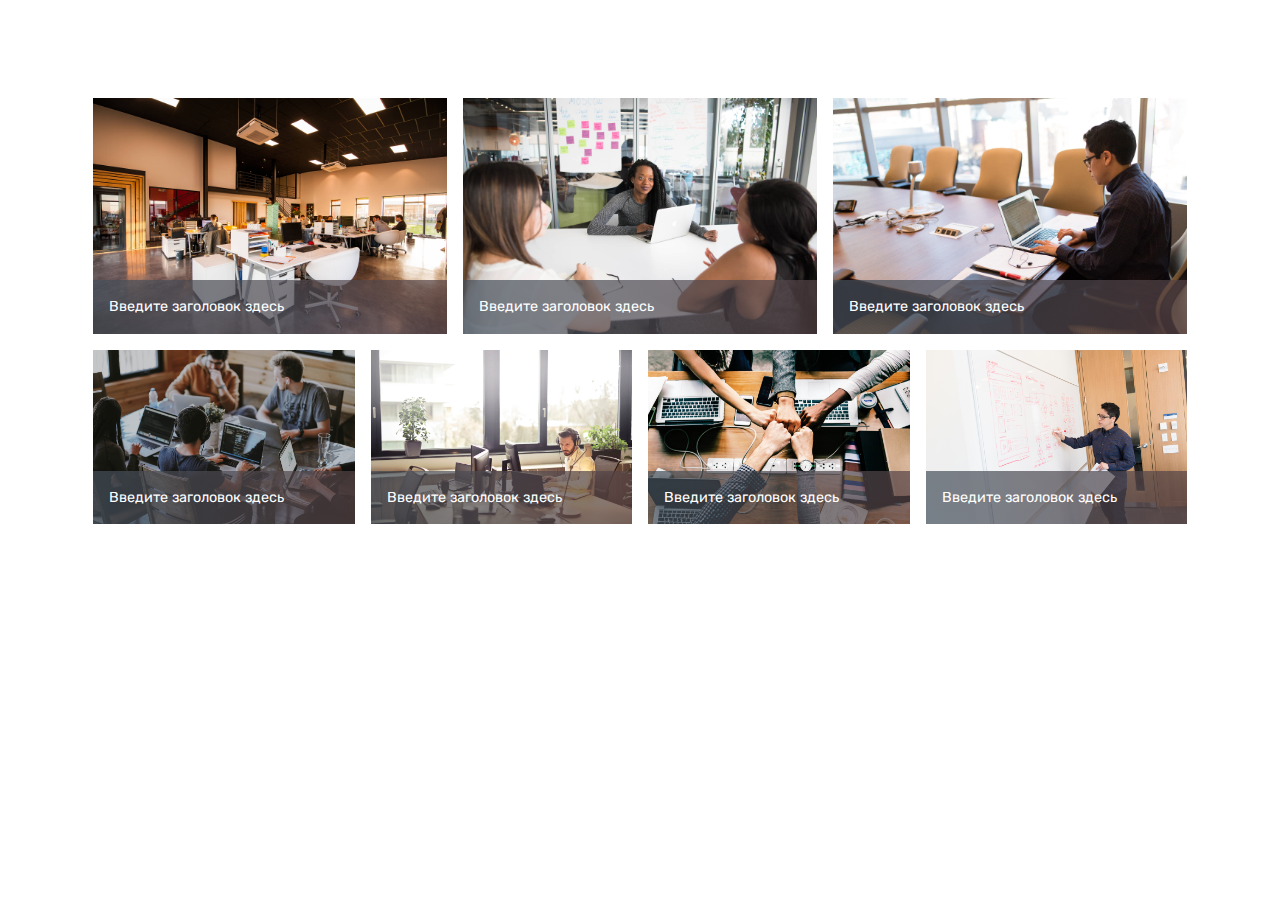
<file: index.html>
<!DOCTYPE html>
<html  >
<head>
  <!-- Site made with Mobirise Website Builder v4.11.6, https://mobirise.com -->
  <meta charset="UTF-8">
  <meta http-equiv="X-UA-Compatible" content="IE=edge">
  <meta name="generator" content="Mobirise v4.11.6, mobirise.com">
  <meta name="viewport" content="width=device-width, initial-scale=1, minimum-scale=1">
  <link rel="shortcut icon" href="assets/images/logo4.png" type="image/x-icon">
  <meta name="description" content="">
  
  <title>Home</title>
  <link rel="stylesheet" href="assets/web/assets/mobirise-icons/mobirise-icons.css">
  <link rel="stylesheet" href="assets/bootstrap/css/bootstrap.min.css">
  <link rel="stylesheet" href="assets/bootstrap/css/bootstrap-grid.min.css">
  <link rel="stylesheet" href="assets/bootstrap/css/bootstrap-reboot.min.css">
  <link rel="stylesheet" href="assets/tether/tether.min.css">
  <link rel="stylesheet" href="assets/theme/css/style.css">
  <link rel="stylesheet" href="assets/gallery/style.css">
  <link rel="preload" as="style" href="assets/mobirise/css/mbr-additional.css"><link rel="stylesheet" href="assets/mobirise/css/mbr-additional.css" type="text/css">
  
  
  
</head>
<body>
  <section class="mbr-gallery mbr-slider-carousel cid-rLrtMb50Yh" id="gallery4-2">

    

    <div class="container">
        <div><!-- Gallery --><div class="gallery-row"><div class="mbr-gallery-layout-default"><div><div class="row-first row justify-content-center m-0"><div class="mbr-gallery-item col-lg-4 col-md-4 col-sm-12 p-2" data-video-url="false"><div href="#lb-gallery4-2" data-slide-to="0" data-toggle="modal"><img src="assets/images/background1.jpg" alt="" title=""><span class="icon-focus"></span><span class="mbr-gallery-title mbr-fonts-style display-7">Введите заголовок здесь</span></div></div><div class="mbr-gallery-item col-lg-4 col-md-4 col-sm-12 p-2" data-video-url="false"><div href="#lb-gallery4-2" data-slide-to="1" data-toggle="modal"><img src="assets/images/background2.jpg" alt="" title=""><span class="icon-focus"></span><span class="mbr-gallery-title mbr-fonts-style display-7">Введите заголовок здесь</span></div></div><div class="mbr-gallery-item col-lg-4 col-md-4 col-sm-12 p-2" data-video-url="false"><div href="#lb-gallery4-2" data-slide-to="2" data-toggle="modal"><img src="assets/images/background3.jpg" alt="" title=""><span class="icon-focus"></span><span class="mbr-gallery-title mbr-fonts-style display-7">Введите заголовок здесь</span></div></div></div><div class="row-second row justify-content-center m-0"><div class="mbr-gallery-item col-lg-3 col-md-6 col-sm-12 p-2" data-video-url="false"><div href="#lb-gallery4-2" data-slide-to="3" data-toggle="modal"><img src="assets/images/background4.jpg" alt="" title=""><span class="icon-focus"></span><span class="mbr-gallery-title mbr-fonts-style display-7">Введите заголовок здесь</span></div></div><div class="mbr-gallery-item col-lg-3 col-md-6 col-sm-12 p-2" data-video-url="false"><div href="#lb-gallery4-2" data-slide-to="4" data-toggle="modal"><img src="assets/images/background5.jpg" alt="" title=""><span class="icon-focus"></span><span class="mbr-gallery-title mbr-fonts-style display-7">Введите заголовок здесь</span></div></div><div class="mbr-gallery-item col-lg-3 col-md-6 col-sm-12 p-2" data-video-url="false"><div href="#lb-gallery4-2" data-slide-to="5" data-toggle="modal"><img src="assets/images/background6.jpg" alt="" title=""><span class="icon-focus"></span><span class="mbr-gallery-title mbr-fonts-style display-7">Введите заголовок здесь</span></div></div><div class="mbr-gallery-item col-lg-3 col-md-6 col-sm-12 p-2" data-video-url="false"><div href="#lb-gallery4-2" data-slide-to="6" data-toggle="modal"><img src="assets/images/background7.jpg" alt="" title=""><span class="icon-focus"></span><span class="mbr-gallery-title mbr-fonts-style display-7">Введите заголовок здесь</span></div></div></div></div><div class="clearfix"></div></div></div><!-- Lightbox --><div data-app-prevent-settings="" class="mbr-slider modal fade carousel slide" tabindex="-1" data-keyboard="true" data-interval="false" id="lb-gallery4-2"><div class="modal-dialog"><div class="modal-content"><div class="modal-body"><div class="carousel-inner"><div class="carousel-item active"><img src="assets/images/background1.jpg" alt="" title=""></div><div class="carousel-item"><img src="assets/images/background2.jpg" alt="" title=""></div><div class="carousel-item"><img src="assets/images/background3.jpg" alt="" title=""></div><div class="carousel-item"><img src="assets/images/background4.jpg" alt="" title=""></div><div class="carousel-item"><img src="assets/images/background5.jpg" alt="" title=""></div><div class="carousel-item"><img src="assets/images/background6.jpg" alt="" title=""></div><div class="carousel-item"><img src="assets/images/background7.jpg" alt="" title=""></div><div class="carousel-item"><img src="assets/images/background8.jpg" alt="" title=""></div></div><a class="carousel-control carousel-control-prev" role="button" data-slide="prev" href="#lb-gallery4-2"><span class="mbri-left mbr-iconfont" aria-hidden="true"></span><span class="sr-only">Previous</span></a><a class="carousel-control carousel-control-next" role="button" data-slide="next" href="#lb-gallery4-2"><span class="mbri-right mbr-iconfont" aria-hidden="true"></span><span class="sr-only">Next</span></a><a class="close" href="#" role="button" data-dismiss="modal"><span class="sr-only">Close</span></a></div></div></div></div></div>
    </div>

</section>


  <section class="engine"><a href="https://mobirise.info/a">online website builder</a></section><script src="assets/web/assets/jquery/jquery.min.js"></script>
  <script src="assets/popper/popper.min.js"></script>
  <script src="assets/bootstrap/js/bootstrap.min.js"></script>
  <script src="assets/tether/tether.min.js"></script>
  <script src="assets/smoothscroll/smooth-scroll.js"></script>
  <script src="assets/bootstrapcarouselswipe/bootstrap-carousel-swipe.js"></script>
  <script src="assets/vimeoplayer/jquery.mb.vimeo_player.js"></script>
  <script src="assets/masonry/masonry.pkgd.min.js"></script>
  <script src="assets/imagesloaded/imagesloaded.pkgd.min.js"></script>
  <script src="assets/theme/js/script.js"></script>
  <script src="assets/gallery/player.min.js"></script>
  <script src="assets/gallery/script.js"></script>
  <script src="assets/slidervideo/script.js"></script>
  
  
</body>
</html>
</file>
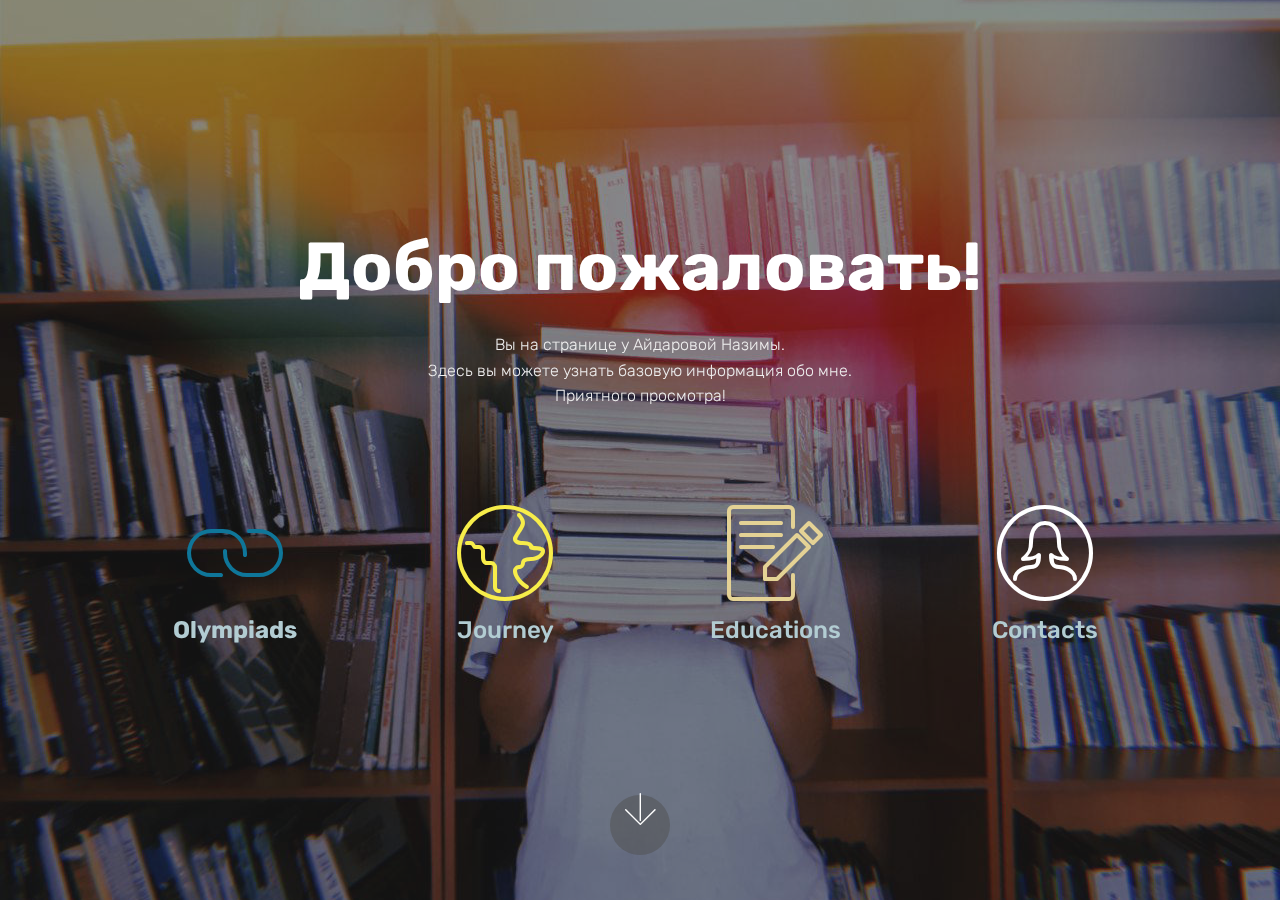
<file: page1.html>
<!DOCTYPE html>
<html  >
<head>
  <!-- Site made with Mobirise Website Builder v4.11.6, https://mobirise.com -->
  <meta charset="UTF-8">
  <meta http-equiv="X-UA-Compatible" content="IE=edge">
  <meta name="generator" content="Mobirise v4.11.6, mobirise.com">
  <meta name="viewport" content="width=device-width, initial-scale=1, minimum-scale=1">
  <link rel="shortcut icon" href="assets/images/logo4.png" type="image/x-icon">
  <meta name="description" content="Web Maker Description">
  
  <title>сайт</title>
  <link rel="stylesheet" href="assets/web/assets/mobirise-icons/mobirise-icons.css">
  <link rel="stylesheet" href="assets/bootstrap/css/bootstrap.min.css">
  <link rel="stylesheet" href="assets/bootstrap/css/bootstrap-grid.min.css">
  <link rel="stylesheet" href="assets/bootstrap/css/bootstrap-reboot.min.css">
  <link rel="stylesheet" href="assets/tether/tether.min.css">
  <link rel="stylesheet" href="assets/theme/css/style.css">
  <link rel="preload" as="style" href="assets/mobirise/css/mbr-additional.css"><link rel="stylesheet" href="assets/mobirise/css/mbr-additional.css" type="text/css">
  
  
  
</head>
<body>
  <section class="header12 cid-rLrOY4I2iR mbr-fullscreen mbr-parallax-background" id="header12-4">

    

    <div class="mbr-overlay" style="opacity: 0.5; background-color: rgb(35, 35, 35);">
    </div>

    <div class="container  ">
            <div class="media-container">
                <div class="col-md-12 align-center">
                    <h1 class="mbr-section-title pb-3 mbr-white mbr-bold mbr-fonts-style display-1">Добро пожаловать!</h1>
                    <p class="mbr-text pb-3 mbr-white mbr-fonts-style display-4">Вы на странице у Айдаровой Назимы.<br>Здесь вы можете узнать базовую информация обо мне.<br>Приятного просмотра!</p>
                    

                    <div class="icons-media-container mbr-white">
                        <div class="card col-12 col-md-6 col-lg-3">
                            <div class="icon-block">
                            <a href="page2.html#gallery1-l">
                                <span class="mbr-iconfont mbri-link" style="color: rgb(15, 118, 153); fill: rgb(15, 118, 153);"></span>
                            </a>
                            </div>
                            <h5 class="mbr-fonts-style display-5"><strong>Olympiads</strong></h5>
                        </div>

                        <div class="card col-12 col-md-6 col-lg-3">
                            <div class="icon-block">
                                <a href="page4.html#content13-m">
                                    <span class="mbr-iconfont mbri-globe" style="color: rgb(247, 237, 74); fill: rgb(247, 237, 74);"></span>
                                </a>
                            </div>
                            <h5 class="mbr-fonts-style display-5">Journey</h5>
                        </div>

                        <div class="card col-12 col-md-6 col-lg-3">
                            <div class="icon-block">
                                <a href="page3.html#features11-f">
                                    <span class="mbr-iconfont mbri-edit" style="color: rgb(228, 210, 149); fill: rgb(228, 210, 149);"></span>
                                </a>
                            </div>
                            <h5 class="mbr-fonts-style display-5">Educations</h5>
                        </div>

                        <div class="card col-12 col-md-6 col-lg-3">
                            <div class="icon-block">
                                <a href="page5.html#form4-d">
                                    <span class="mbr-iconfont mbri-user2"></span>
                                </a>
                            </div>
                            <h5 class="mbr-fonts-style display-5">Contacts</h5>
                        </div>
                    </div>
                </div>
            </div>
    </div>

    <div class="mbr-arrow hidden-sm-down" aria-hidden="true">
        <a href="#next">
            <i class="mbri-down mbr-iconfont"></i>
        </a>
    </div>
</section>


  <section class="engine"><a href="https://mobirise.info/e">make a website</a></section><script src="assets/web/assets/jquery/jquery.min.js"></script>
  <script src="assets/popper/popper.min.js"></script>
  <script src="assets/bootstrap/js/bootstrap.min.js"></script>
  <script src="assets/tether/tether.min.js"></script>
  <script src="assets/smoothscroll/smooth-scroll.js"></script>
  <script src="assets/vimeoplayer/jquery.mb.vimeo_player.js"></script>
  <script src="assets/parallax/jarallax.min.js"></script>
  <script src="assets/theme/js/script.js"></script>
  
  
</body>
</html>
</file>
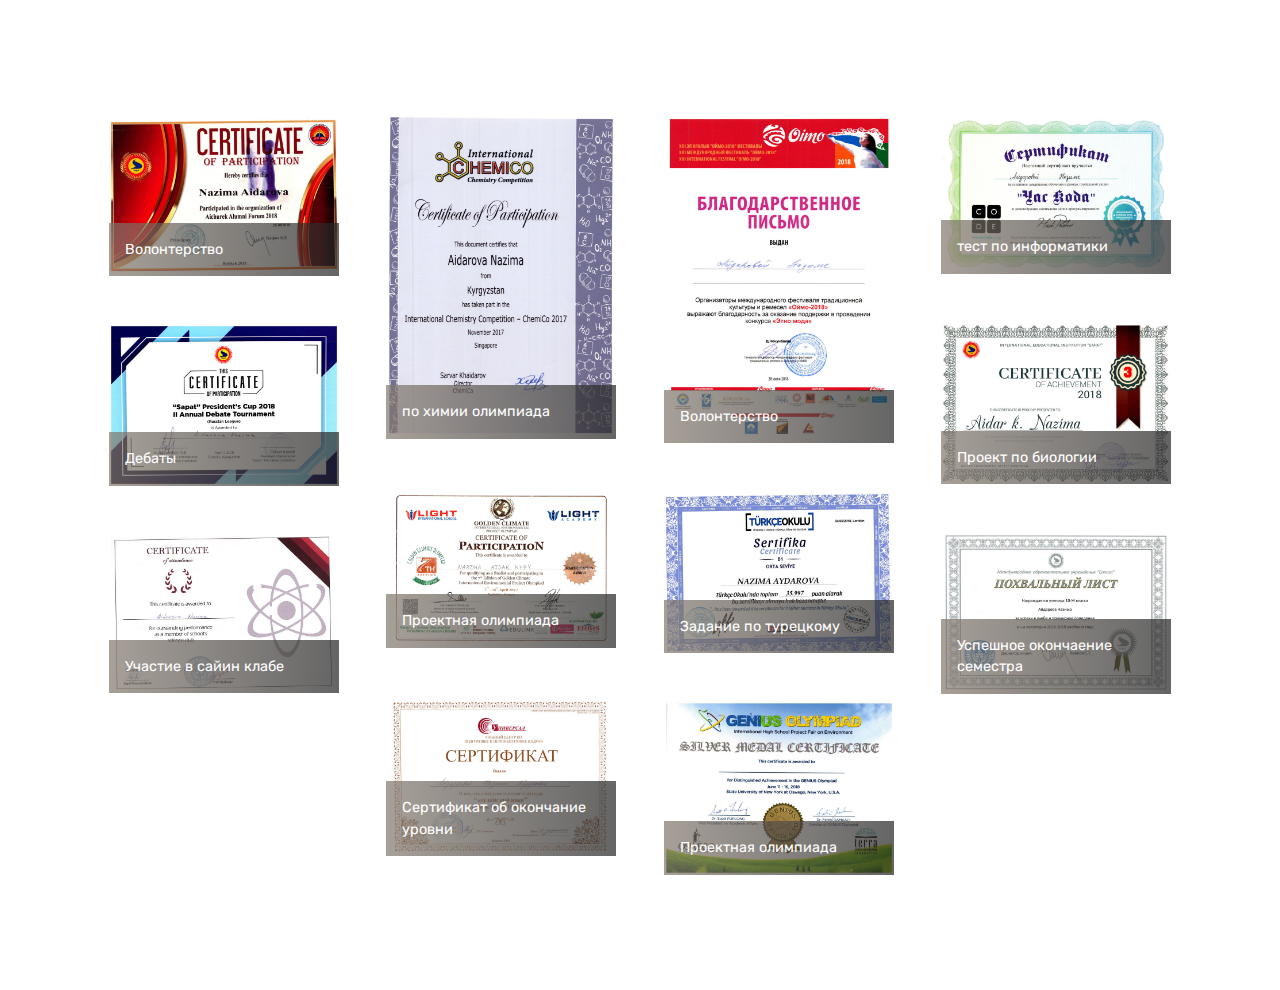
<file: page2.html>
<!DOCTYPE html>
<html  >
<head>
  <!-- Site made with Mobirise Website Builder v4.11.6, https://mobirise.com -->
  <meta charset="UTF-8">
  <meta http-equiv="X-UA-Compatible" content="IE=edge">
  <meta name="generator" content="Mobirise v4.11.6, mobirise.com">
  <meta name="viewport" content="width=device-width, initial-scale=1, minimum-scale=1">
  <link rel="shortcut icon" href="assets/images/logo4.png" type="image/x-icon">
  <meta name="description" content="Website Builder Description">
  
  <title>Olympiads</title>
  <link rel="stylesheet" href="assets/web/assets/mobirise-icons/mobirise-icons.css">
  <link rel="stylesheet" href="assets/bootstrap/css/bootstrap.min.css">
  <link rel="stylesheet" href="assets/bootstrap/css/bootstrap-grid.min.css">
  <link rel="stylesheet" href="assets/bootstrap/css/bootstrap-reboot.min.css">
  <link rel="stylesheet" href="assets/tether/tether.min.css">
  <link rel="stylesheet" href="assets/theme/css/style.css">
  <link rel="stylesheet" href="assets/gallery/style.css">
  <link rel="preload" as="style" href="assets/mobirise/css/mbr-additional.css"><link rel="stylesheet" href="assets/mobirise/css/mbr-additional.css" type="text/css">
  
  
  
</head>
<body>
  <section class="mbr-gallery mbr-slider-carousel cid-rP4PbCnKL7" id="gallery1-l">

    

    <div class="container">
        <div><!-- Filter --><!-- Gallery --><div class="mbr-gallery-row"><div class="mbr-gallery-layout-default"><div><div><div class="mbr-gallery-item mbr-gallery-item--p3" data-video-url="false" data-tags="Анимированный"><div href="#lb-gallery1-l" data-slide-to="0" data-toggle="modal"><img src="assets/images/img20200118-12061795-2000x1416-800x566.jpg" alt="" title=""><span class="icon-focus"></span><span class="mbr-gallery-title mbr-fonts-style display-7">Волонтерство</span></div></div><div class="mbr-gallery-item mbr-gallery-item--p3" data-video-url="false" data-tags="Анимированный"><div href="#lb-gallery1-l" data-slide-to="1" data-toggle="modal"><img src="assets/images/img20200118-12061963-2000x2832-800x1133.jpg" alt="" title=""><span class="icon-focus"></span><span class="mbr-gallery-title mbr-fonts-style display-7">по химии олимпиада</span></div></div><div class="mbr-gallery-item mbr-gallery-item--p3" data-video-url="false" data-tags="Анимированный"><div href="#lb-gallery1-l" data-slide-to="2" data-toggle="modal"><img src="assets/images/img20200118-12062495-2000x2869-800x1148.jpg" alt="" title=""><span class="icon-focus"></span><span class="mbr-gallery-title mbr-fonts-style display-7">Волонтерство</span></div></div><div class="mbr-gallery-item mbr-gallery-item--p3" data-video-url="false" data-tags="Анимированный"><div href="#lb-gallery1-l" data-slide-to="3" data-toggle="modal"><img src="assets/images/img20200118-12062727-2000x1396-800x558.jpg" alt="" title=""><span class="icon-focus"></span><span class="mbr-gallery-title mbr-fonts-style display-7">тест по информатики</span></div></div><div class="mbr-gallery-item mbr-gallery-item--p3" data-video-url="false" data-tags="Анимированный"><div href="#lb-gallery1-l" data-slide-to="4" data-toggle="modal"><img src="assets/images/img20200118-12062905-2000x1415-800x566.jpg" alt="" title=""><span class="icon-focus"></span><span class="mbr-gallery-title mbr-fonts-style display-7">Проект по биологии</span></div></div><div class="mbr-gallery-item mbr-gallery-item--p3" data-video-url="false" data-tags="Анимированный"><div href="#lb-gallery1-l" data-slide-to="5" data-toggle="modal"><img src="assets/images/img20200118-12063120-2000x1407-800x563.jpg" alt="" title=""><span class="icon-focus"></span><span class="mbr-gallery-title mbr-fonts-style display-7">Дебаты</span></div></div><div class="mbr-gallery-item mbr-gallery-item--p3" data-video-url="false" data-tags="Анимированный"><div href="#lb-gallery1-l" data-slide-to="6" data-toggle="modal"><img src="assets/images/img20200118-12064767-2000x1400-800x560.jpg" alt="" title=""><span class="icon-focus"></span><span class="mbr-gallery-title mbr-fonts-style display-7">Проектная олимпиада</span></div></div><div class="mbr-gallery-item mbr-gallery-item--p3" data-video-url="false" data-tags="Анимированный"><div href="#lb-gallery1-l" data-slide-to="7" data-toggle="modal"><img src="assets/images/img20200118-12064939-2000x1415-800x566.jpg" alt="" title=""><span class="icon-focus"></span><span class="mbr-gallery-title mbr-fonts-style display-7">Задание по турецкому</span></div></div><div class="mbr-gallery-item mbr-gallery-item--p3" data-video-url="false" data-tags="Анимированный"><div href="#lb-gallery1-l" data-slide-to="8" data-toggle="modal"><img src="assets/images/img20200118-12065103-2000x1411-800x564.jpg" alt="" title=""><span class="icon-focus"></span><span class="mbr-gallery-title mbr-fonts-style display-7">Успешное окончаение семестра</span></div></div><div class="mbr-gallery-item mbr-gallery-item--p3" data-video-url="false" data-tags="Анимированный"><div href="#lb-gallery1-l" data-slide-to="9" data-toggle="modal"><img src="assets/images/img20200118-12065320-2000x1397-800x559.jpg" alt="" title=""><span class="icon-focus"></span><span class="mbr-gallery-title mbr-fonts-style display-7">Участие в сайин клабе</span></div></div><div class="mbr-gallery-item mbr-gallery-item--p3" data-video-url="false" data-tags="Анимированный"><div href="#lb-gallery1-l" data-slide-to="10" data-toggle="modal"><img src="assets/images/img20200118-12070907-2000x1404-800x562.jpg" alt="" title=""><span class="icon-focus"></span><span class="mbr-gallery-title mbr-fonts-style display-7">Сертификат об окончание уровни&nbsp;</span></div></div><div class="mbr-gallery-item mbr-gallery-item--p3" data-video-url="false" data-tags="Анимированный"><div href="#lb-gallery1-l" data-slide-to="11" data-toggle="modal"><img src="assets/images/img20200118-12072582-2000x1514-800x606.jpg" alt="" title=""><span class="icon-focus"></span><span class="mbr-gallery-title mbr-fonts-style display-7">Проектная олимпиада</span></div></div></div></div><div class="clearfix"></div></div></div><!-- Lightbox --><div data-app-prevent-settings="" class="mbr-slider modal fade carousel slide" tabindex="-1" data-keyboard="true" data-interval="false" id="lb-gallery1-l"><div class="modal-dialog"><div class="modal-content"><div class="modal-body"><div class="carousel-inner"><div class="carousel-item"><img src="assets/images/img20200118-12061795-2000x1416.jpg" alt="" title=""></div><div class="carousel-item"><img src="assets/images/img20200118-12061963-2000x2832.jpg" alt="" title=""></div><div class="carousel-item"><img src="assets/images/img20200118-12062495-2000x2869.jpg" alt="" title=""></div><div class="carousel-item"><img src="assets/images/img20200118-12062727-2000x1396.jpg" alt="" title=""></div><div class="carousel-item"><img src="assets/images/img20200118-12062905-2000x1415.jpg" alt="" title=""></div><div class="carousel-item"><img src="assets/images/img20200118-12063120-2000x1407.jpg" alt="" title=""></div><div class="carousel-item"><img src="assets/images/img20200118-12064767-2000x1400.jpg" alt="" title=""></div><div class="carousel-item"><img src="assets/images/img20200118-12064939-2000x1415.jpg" alt="" title=""></div><div class="carousel-item"><img src="assets/images/img20200118-12065103-2000x1411.jpg" alt="" title=""></div><div class="carousel-item"><img src="assets/images/img20200118-12065320-2000x1397.jpg" alt="" title=""></div><div class="carousel-item active"><img src="assets/images/img20200118-12070907-2000x1404.jpg" alt="" title=""></div><div class="carousel-item"><img src="assets/images/img20200118-12072582-2000x1514.jpg" alt="" title=""></div></div><a class="carousel-control carousel-control-prev" role="button" data-slide="prev" href="#lb-gallery1-l"><span class="mbri-left mbr-iconfont" aria-hidden="true"></span><span class="sr-only">Previous</span></a><a class="carousel-control carousel-control-next" role="button" data-slide="next" href="#lb-gallery1-l"><span class="mbri-right mbr-iconfont" aria-hidden="true"></span><span class="sr-only">Next</span></a><a class="close" href="#" role="button" data-dismiss="modal"><span class="sr-only">Close</span></a></div></div></div></div></div>
    </div>

</section>


  <section class="engine"><a href="https://mobirise.info/u">bootstrap html templates</a></section><script src="assets/web/assets/jquery/jquery.min.js"></script>
  <script src="assets/popper/popper.min.js"></script>
  <script src="assets/bootstrap/js/bootstrap.min.js"></script>
  <script src="assets/tether/tether.min.js"></script>
  <script src="assets/smoothscroll/smooth-scroll.js"></script>
  <script src="assets/bootstrapcarouselswipe/bootstrap-carousel-swipe.js"></script>
  <script src="assets/vimeoplayer/jquery.mb.vimeo_player.js"></script>
  <script src="assets/masonry/masonry.pkgd.min.js"></script>
  <script src="assets/imagesloaded/imagesloaded.pkgd.min.js"></script>
  <script src="assets/theme/js/script.js"></script>
  <script src="assets/gallery/player.min.js"></script>
  <script src="assets/gallery/script.js"></script>
  <script src="assets/slidervideo/script.js"></script>
  
  
</body>
</html>
</file>
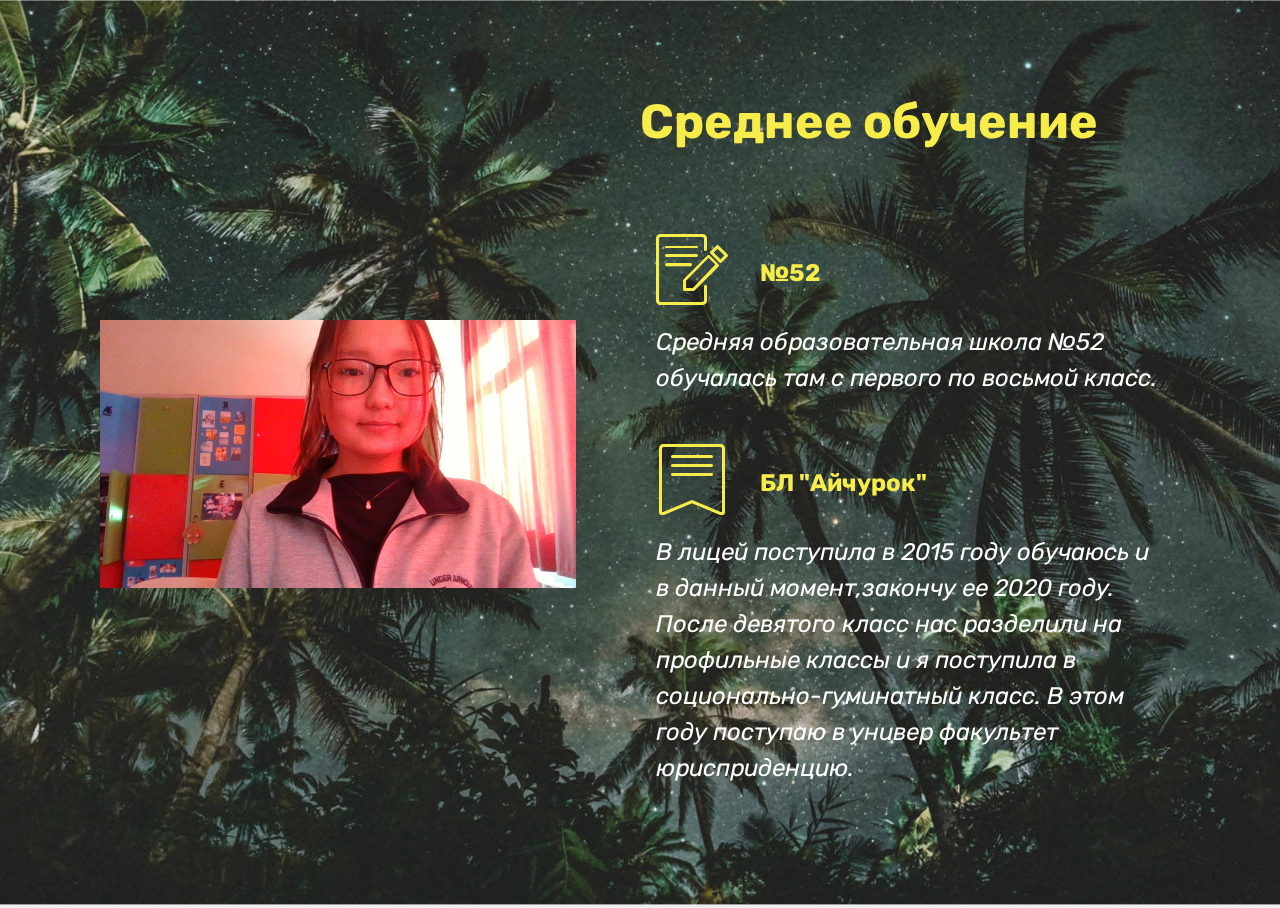
<file: page3.html>
<!DOCTYPE html>
<html  >
<head>
  <!-- Site made with Mobirise Website Builder v4.11.6, https://mobirise.com -->
  <meta charset="UTF-8">
  <meta http-equiv="X-UA-Compatible" content="IE=edge">
  <meta name="generator" content="Mobirise v4.11.6, mobirise.com">
  <meta name="viewport" content="width=device-width, initial-scale=1, minimum-scale=1">
  <link rel="shortcut icon" href="assets/images/logo4.png" type="image/x-icon">
  <meta name="description" content="Web Page Builder Description">
  
  <title>educations</title>
  <link rel="stylesheet" href="assets/web/assets/mobirise-icons/mobirise-icons.css">
  <link rel="stylesheet" href="assets/bootstrap/css/bootstrap.min.css">
  <link rel="stylesheet" href="assets/bootstrap/css/bootstrap-grid.min.css">
  <link rel="stylesheet" href="assets/bootstrap/css/bootstrap-reboot.min.css">
  <link rel="stylesheet" href="assets/tether/tether.min.css">
  <link rel="stylesheet" href="assets/theme/css/style.css">
  <link rel="preload" as="style" href="assets/mobirise/css/mbr-additional.css"><link rel="stylesheet" href="assets/mobirise/css/mbr-additional.css" type="text/css">
  
  
  
</head>
<body>
  <section class="features11 cid-rP3idPSiEp mbr-parallax-background" id="features11-f">

    

    <div class="mbr-overlay" style="opacity: 0; background-color: rgb(255, 255, 255);">
    </div>

    <div class="container">   
        <div class="col-md-12">
            <div class="media-container-row">
                <div class="mbr-figure m-auto" style="width: 50%;">
                    <img src="assets/images/win-20191226-13-32-06-pro-952x536.jpg" alt="Mobirise" title="">
                </div>
                <div class=" align-left aside-content">
                    <h2 class="mbr-title pt-2 mbr-fonts-style display-2"><strong>Среднее обучение&nbsp;</strong></h2>
                    <div class="mbr-section-text">
                        <p class="mbr-text mb-5 pt-3 mbr-light mbr-fonts-style display-5"></p>
                    </div>

                    <div class="block-content">
                        <div class="card p-3 pr-3">
                            <div class="media">
                                <div class=" align-self-center card-img pb-3">
                                    <span class="mbr-iconfont mbri-edit" style="color: rgb(247, 237, 74); fill: rgb(247, 237, 74);"></span>
                                </div>     
                                <div class="media-body">
                                    <h4 class="card-title mbr-fonts-style display-5"><strong>№52</strong></h4>
                                </div>
                            </div>                

                            <div class="card-box">
                                <p class="block-text mbr-fonts-style display-7"><em>Средняя образовательная школа №52 обучалась там с первого по восьмой класс.</em></p>
                            </div>
                        </div>

                        <div class="card p-3 pr-3">
                            <div class="media">
                                <div class="align-self-center card-img pb-3">
                                    <span class="mbr-iconfont mbri-bookmark" style="color: rgb(247, 237, 74); fill: rgb(247, 237, 74);"></span>
                                </div>     
                                <div class="media-body">
                                    <h4 class="card-title mbr-fonts-style display-5"><strong>БЛ "Айчурок"</strong></h4>
                                </div>
                            </div>                

                            <div class="card-box">
                                <p class="block-text mbr-fonts-style display-7"><em>В лицей поступила в 2015 году обучаюсь и в данный момент,закончу ее 2020 году. После девятого класс нас разделили на профильные классы и я поступила в соционально-гуминатный класс. В этом году поступаю в универ факультет юрисприденцию.</em></p>
                            </div>
                        </div>
                    </div>
                </div>
            </div>
        </div> 
    </div>          
</section>


  <section class="engine"><a href="https://mobirise.info/m">site design templates</a></section><script src="assets/web/assets/jquery/jquery.min.js"></script>
  <script src="assets/popper/popper.min.js"></script>
  <script src="assets/bootstrap/js/bootstrap.min.js"></script>
  <script src="assets/tether/tether.min.js"></script>
  <script src="assets/smoothscroll/smooth-scroll.js"></script>
  <script src="assets/parallax/jarallax.min.js"></script>
  <script src="assets/theme/js/script.js"></script>
  
  
</body>
</html>
</file>
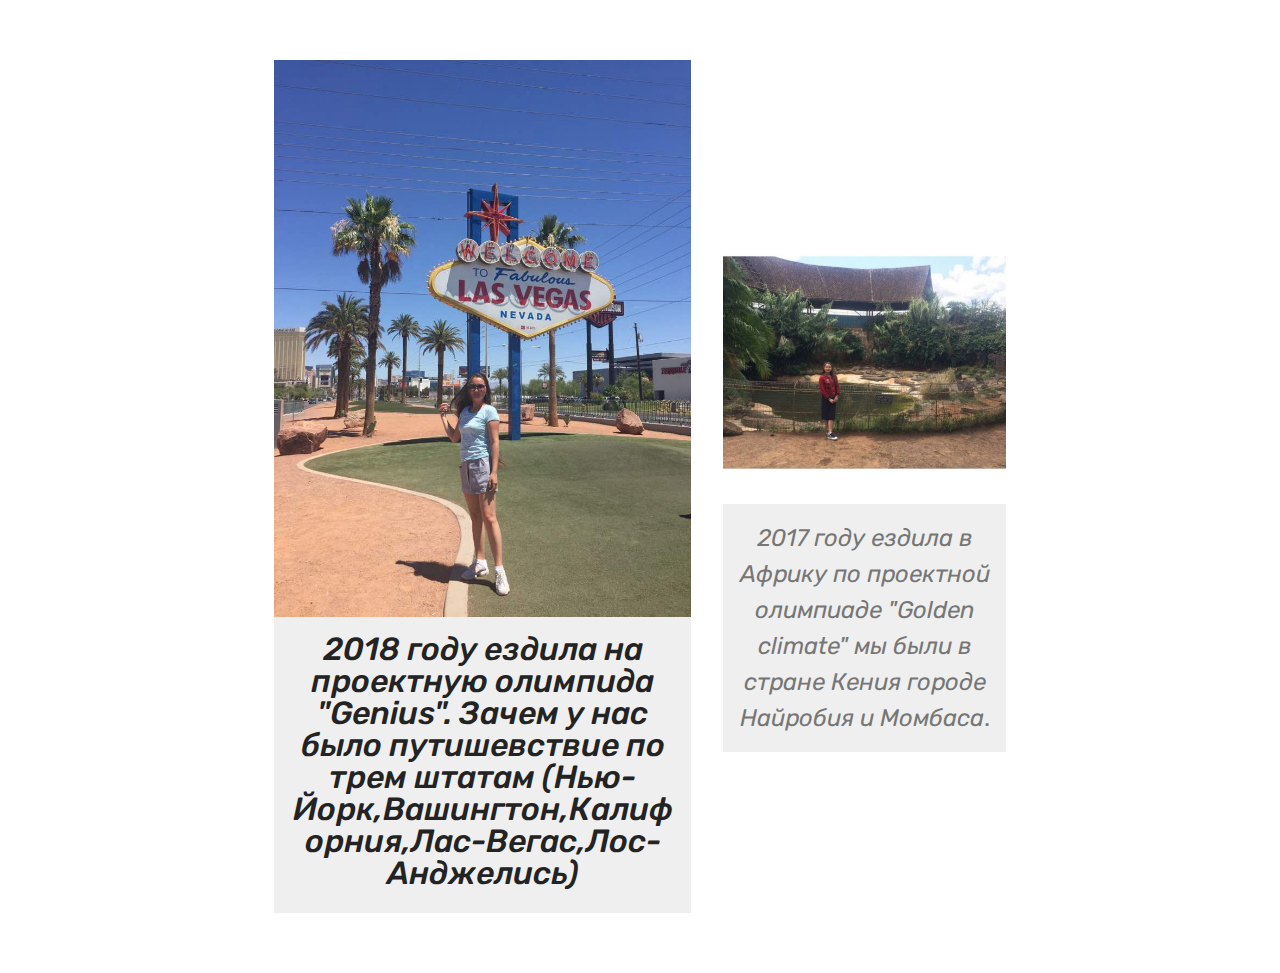
<file: page4.html>
<!DOCTYPE html>
<html  >
<head>
  <!-- Site made with Mobirise Website Builder v4.11.6, https://mobirise.com -->
  <meta charset="UTF-8">
  <meta http-equiv="X-UA-Compatible" content="IE=edge">
  <meta name="generator" content="Mobirise v4.11.6, mobirise.com">
  <meta name="viewport" content="width=device-width, initial-scale=1, minimum-scale=1">
  <link rel="shortcut icon" href="assets/images/logo4.png" type="image/x-icon">
  <meta name="description" content="Website Generator Description">
  
  <title>journey</title>
  <link rel="stylesheet" href="assets/bootstrap/css/bootstrap.min.css">
  <link rel="stylesheet" href="assets/bootstrap/css/bootstrap-grid.min.css">
  <link rel="stylesheet" href="assets/bootstrap/css/bootstrap-reboot.min.css">
  <link rel="stylesheet" href="assets/tether/tether.min.css">
  <link rel="stylesheet" href="assets/theme/css/style.css">
  <link rel="preload" as="style" href="assets/mobirise/css/mbr-additional.css"><link rel="stylesheet" href="assets/mobirise/css/mbr-additional.css" type="text/css">
  
  
  
</head>
<body>
  <section class="cid-rP4SE5YURj" id="content13-m">
    
    <div class="container">
            <div class="media-container-row" style="width: 66%;">
                <div class="img-item item1" style="width: 152%;">
                    <img src="assets/images/img-20180619-wa0023-1-768x1024.jpg" alt="" title="">
                    <div class="img-caption">
                        <p class="mbr-fonts-style align-center mbr-black display-5"></p><h2><em>2018 году ездила на проектную олимпида "Genius". Зачем у нас было путишевствие по трем штатам (Нью-Йорк,Вашингтон,Калифорния,Лас-Вегас,Лос-Анджелись)</em></h2><p></p>
                    </div>
                </div>
                <div class="img-item">
                    <img src="assets/images/img-20170412-201043-733-566x566.jpg" alt="" title="">
                    <div class="img-caption">
                        <p class="mbr-fonts-style align-center mbr-black display-7"><em>2017 году ездила в Африку по проектной олимпиаде "Golden climate" мы были в стране Кения городе Найробия и Момбаса</em>.</p>
                    </div>
                </div>
            </div>
    </div>
</section>


  <section class="engine"><a href="https://mobirise.info/e">make a website</a></section><script src="assets/web/assets/jquery/jquery.min.js"></script>
  <script src="assets/popper/popper.min.js"></script>
  <script src="assets/bootstrap/js/bootstrap.min.js"></script>
  <script src="assets/tether/tether.min.js"></script>
  <script src="assets/smoothscroll/smooth-scroll.js"></script>
  <script src="assets/theme/js/script.js"></script>
  
  
</body>
</html>
</file>
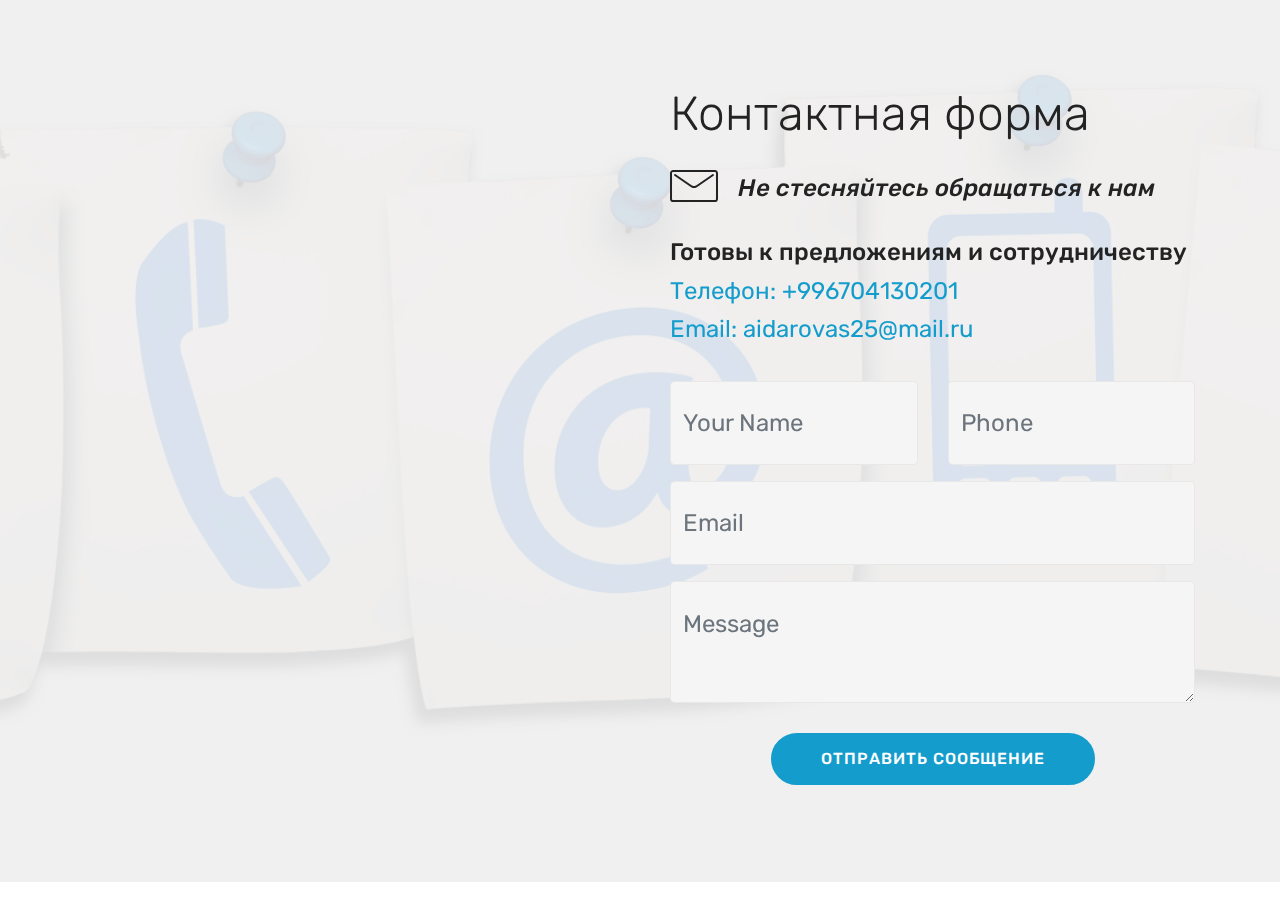
<file: page5.html>
<!DOCTYPE html>
<html  >
<head>
  <!-- Site made with Mobirise Website Builder v4.11.6, https://mobirise.com -->
  <meta charset="UTF-8">
  <meta http-equiv="X-UA-Compatible" content="IE=edge">
  <meta name="generator" content="Mobirise v4.11.6, mobirise.com">
  <meta name="viewport" content="width=device-width, initial-scale=1, minimum-scale=1">
  <link rel="shortcut icon" href="assets/images/logo4.png" type="image/x-icon">
  <meta name="description" content="Web Page Maker Description">
  
  <title>contacts</title>
  <link rel="stylesheet" href="assets/web/assets/mobirise-icons/mobirise-icons.css">
  <link rel="stylesheet" href="assets/bootstrap/css/bootstrap.min.css">
  <link rel="stylesheet" href="assets/bootstrap/css/bootstrap-grid.min.css">
  <link rel="stylesheet" href="assets/bootstrap/css/bootstrap-reboot.min.css">
  <link rel="stylesheet" href="assets/tether/tether.min.css">
  <link rel="stylesheet" href="assets/theme/css/style.css">
  <link rel="preload" as="style" href="assets/mobirise/css/mbr-additional.css"><link rel="stylesheet" href="assets/mobirise/css/mbr-additional.css" type="text/css">
  
  
  
</head>
<body>
  <section class="mbr-section form4 cid-rP3euqrkPD mbr-parallax-background" id="form4-d">

    

    <div class="mbr-overlay" style="opacity: 0.9; background-color: rgb(239, 239, 239);">
    </div>
    <div class="container">
        <div class="row">
            <div class="col-md-6">
                <div class="google-map"><iframe frameborder="0" style="border:0" src="https://www.google.com/maps/embed/v1/place?key=AIzaSyAEIpgj38KyLFELm2bK9Y7krBkz1K-cMq8&amp;q=place_id:ChIJn6wOs6lZwokRLKy1iqRcoKw" allowfullscreen=""></iframe></div>
            </div>
            <div class="col-md-6">
                <h2 class="pb-3 align-left mbr-fonts-style display-2">
                    Контактная форма
                </h2>
                <div>
                    <div class="icon-block pb-3 align-left">
                        <span class="icon-block__icon">
                            <span class="mbri-letter mbr-iconfont"></span>
                        </span>
                        <h4 class="icon-block__title align-left mbr-fonts-style display-5">
                            Не стесняйтесь обращаться к нам
                        </h4>
                    </div>
                    <div class="icon-contacts pb-3">
                        <h5 class="align-left mbr-fonts-style display-7">
                            Готовы к предложениям и сотрудничеству
                        </h5>
                        <p class="mbr-text align-left mbr-fonts-style display-7">
                            Телефон: +996704130201&nbsp;<br>
                            Email: aidarovas25@mail.ru</p>
                    </div>
                </div>
                <div data-form-type="formoid">
                    <!---Formbuilder Form--->
                    <form action="https://mobirise.com/" method="POST" class="mbr-form form-with-styler" data-form-title="Mobirise Form"><input type="hidden" name="email" data-form-email="true" value="pJFxH6EeI2TOvV5FAhXUaUADvip6m+t738H4ZxIdWkw74DSbLuK1bDRcFxhpcfKkPmNn39pjic0uBngSByxQGbHRr7h0enMxv7Z6H57nXjit5tqDvF+Urj71wVfF/xLR">
                        <div class="row">
                            <div hidden="hidden" data-form-alert="" class="alert alert-success col-12">Спасибо за заполнение анкеты!</div>
                            <div hidden="hidden" data-form-alert-danger="" class="alert alert-danger col-12">
                            </div>
                        </div>
                        <div class="dragArea row">
                            <div class="col-md-6  form-group" data-for="name">
                                <input type="text" name="name" placeholder="Your Name" data-form-field="Name" required="required" class="form-control input display-7" id="name-form4-d">
                            </div>
                            <div class="col-md-6  form-group" data-for="phone">
                                <input type="text" name="phone" placeholder="Phone" data-form-field="Phone" required="required" class="form-control input display-7" id="phone-form4-d">
                            </div>
                            <div data-for="email" class="col-md-12  form-group">
                                <input type="text" name="email" placeholder="Email" data-form-field="Email" class="form-control input display-7" required="required" id="email-form4-d">
                            </div>
                            <div data-for="message" class="col-md-12  form-group">
                                <textarea name="message" placeholder="Message" data-form-field="Message" class="form-control input display-7" id="message-form4-d"></textarea>
                            </div>
                            <div class="col-md-12 input-group-btn  mt-2 align-center">
                                <button type="submit" class="btn btn-primary btn-form display-4">ОТПРАВИТЬ СООБЩЕНИЕ</button>
                            </div>
                        </div>
                    </form><!---Formbuilder Form--->
                </div>
            </div>
        </div>
    </div>
</section>


  <section class="engine"><a href="https://mobirise.info/b">how to create your own site</a></section><script src="assets/web/assets/jquery/jquery.min.js"></script>
  <script src="assets/popper/popper.min.js"></script>
  <script src="assets/bootstrap/js/bootstrap.min.js"></script>
  <script src="assets/tether/tether.min.js"></script>
  <script src="assets/smoothscroll/smooth-scroll.js"></script>
  <script src="assets/parallax/jarallax.min.js"></script>
  <script src="assets/theme/js/script.js"></script>
  <script src="assets/formoid/formoid.min.js"></script>
  
  
</body>
</html>
</file>
<file: assets/web/assets/mobirise-icons/mobirise-icons.css>
@font-face {
  font-family: 'MobiriseIcons';
  src:  url('mobirise-icons.eot?spat4u');
  src:  url('mobirise-icons.eot?spat4u#iefix') format('embedded-opentype'),
    url('mobirise-icons.ttf?spat4u') format('truetype'),
    url('mobirise-icons.woff?spat4u') format('woff'),
    url('mobirise-icons.svg?spat4u#MobiriseIcons') format('svg');
  font-weight: normal;
  font-style: normal;
  font-display: swap;
}

[class^="mbri-"], [class*=" mbri-"] {
  /* use !important to prevent issues with browser extensions that change fonts */
  font-family: MobiriseIcons !important;
  speak: none;
  font-style: normal;
  font-weight: normal;
  font-variant: normal;
  text-transform: none;
  line-height: 1;

  /* Better Font Rendering =========== */
  -webkit-font-smoothing: antialiased;
  -moz-osx-font-smoothing: grayscale;
}

.mbri-add-submenu:before {
  content: "\e900";
}
.mbri-alert:before {
  content: "\e901";
}
.mbri-align-center:before {
  content: "\e902";
}
.mbri-align-justify:before {
  content: "\e903";
}
.mbri-align-left:before {
  content: "\e904";
}
.mbri-align-right:before {
  content: "\e905";
}
.mbri-android:before {
  content: "\e906";
}
.mbri-apple:before {
  content: "\e907";
}
.mbri-arrow-down:before {
  content: "\e908";
}
.mbri-arrow-next:before {
  content: "\e909";
}
.mbri-arrow-prev:before {
  content: "\e90a";
}
.mbri-arrow-up:before {
  content: "\e90b";
}
.mbri-bold:before {
  content: "\e90c";
}
.mbri-bookmark:before {
  content: "\e90d";
}
.mbri-bootstrap:before {
  content: "\e90e";
}
.mbri-briefcase:before {
  content: "\e90f";
}
.mbri-browse:before {
  content: "\e910";
}
.mbri-bulleted-list:before {
  content: "\e911";
}
.mbri-calendar:before {
  content: "\e912";
}
.mbri-camera:before {
  content: "\e913";
}
.mbri-cart-add:before {
  content: "\e914";
}
.mbri-cart-full:before {
  content: "\e915";
}
.mbri-cash:before {
  content: "\e916";
}
.mbri-change-style:before {
  content: "\e917";
}
.mbri-chat:before {
  content: "\e918";
}
.mbri-clock:before {
  content: "\e919";
}
.mbri-close:before {
  content: "\e91a";
}
.mbri-cloud:before {
  content: "\e91b";
}
.mbri-code:before {
  content: "\e91c";
}
.mbri-contact-form:before {
  content: "\e91d";
}
.mbri-credit-card:before {
  content: "\e91e";
}
.mbri-cursor-click:before {
  content: "\e91f";
}
.mbri-cust-feedback:before {
  content: "\e920";
}
.mbri-database:before {
  content: "\e921";
}
.mbri-delivery:before {
  content: "\e922";
}
.mbri-desktop:before {
  content: "\e923";
}
.mbri-devices:before {
  content: "\e924";
}
.mbri-down:before {
  content: "\e925";
}
.mbri-download:before {
  content: "\e989";
}
.mbri-drag-n-drop:before {
  content: "\e927";
}
.mbri-drag-n-drop2:before {
  content: "\e928";
}
.mbri-edit:before {
  content: "\e929";
}
.mbri-edit2:before {
  content: "\e92a";
}
.mbri-error:before {
  content: "\e92b";
}
.mbri-extension:before {
  content: "\e92c";
}
.mbri-features:before {
  content: "\e92d";
}
.mbri-file:before {
  content: "\e92e";
}
.mbri-flag:before {
  content: "\e92f";
}
.mbri-folder:before {
  content: "\e930";
}
.mbri-gift:before {
  content: "\e931";
}
.mbri-github:before {
  content: "\e932";
}
.mbri-globe:before {
  content: "\e933";
}
.mbri-globe-2:before {
  content: "\e934";
}
.mbri-growing-chart:before {
  content: "\e935";
}
.mbri-hearth:before {
  content: "\e936";
}
.mbri-help:before {
  content: "\e937";
}
.mbri-home:before {
  content: "\e938";
}
.mbri-hot-cup:before {
  content: "\e939";
}
.mbri-idea:before {
  content: "\e93a";
}
.mbri-image-gallery:before {
  content: "\e93b";
}
.mbri-image-slider:before {
  content: "\e93c";
}
.mbri-info:before {
  content: "\e93d";
}
.mbri-italic:before {
  content: "\e93e";
}
.mbri-key:before {
  content: "\e93f";
}
.mbri-laptop:before {
  content: "\e940";
}
.mbri-layers:before {
  content: "\e941";
}
.mbri-left-right:before {
  content: "\e942";
}
.mbri-left:before {
  content: "\e943";
}
.mbri-letter:before {
  content: "\e944";
}
.mbri-like:before {
  content: "\e945";
}
.mbri-link:before {
  content: "\e946";
}
.mbri-lock:before {
  content: "\e947";
}
.mbri-login:before {
  content: "\e948";
}
.mbri-logout:before {
  content: "\e949";
}
.mbri-magic-stick:before {
  content: "\e94a";
}
.mbri-map-pin:before {
  content: "\e94b";
}
.mbri-menu:before {
  content: "\e94c";
}
.mbri-mobile:before {
  content: "\e94d";
}
.mbri-mobile2:before {
  content: "\e94e";
}
.mbri-mobirise:before {
  content: "\e94f";
}
.mbri-more-horizontal:before {
  content: "\e950";
}
.mbri-more-vertical:before {
  content: "\e951";
}
.mbri-music:before {
  content: "\e952";
}
.mbri-new-file:before {
  content: "\e953";
}
.mbri-numbered-list:before {
  content: "\e954";
}
.mbri-opened-folder:before {
  content: "\e955";
}
.mbri-pages:before {
  content: "\e956";
}
.mbri-paper-plane:before {
  content: "\e957";
}
.mbri-paperclip:before {
  content: "\e958";
}
.mbri-photo:before {
  content: "\e959";
}
.mbri-photos:before {
  content: "\e95a";
}
.mbri-pin:before {
  content: "\e95b";
}
.mbri-play:before {
  content: "\e95c";
}
.mbri-plus:before {
  content: "\e95d";
}
.mbri-preview:before {
  content: "\e95e";
}
.mbri-print:before {
  content: "\e95f";
}
.mbri-protect:before {
  content: "\e960";
}
.mbri-question:before {
  content: "\e961";
}
.mbri-quote-left:before {
  content: "\e962";
}
.mbri-quote-right:before {
  content: "\e963";
}
.mbri-refresh:before {
  content: "\e964";
}
.mbri-responsive:before {
  content: "\e965";
}
.mbri-right:before {
  content: "\e966";
}
.mbri-rocket:before {
  content: "\e967";
}
.mbri-sad-face:before {
  content: "\e968";
}
.mbri-sale:before {
  content: "\e969";
}
.mbri-save:before {
  content: "\e96a";
}
.mbri-search:before {
  content: "\e96b";
}
.mbri-setting:before {
  content: "\e96c";
}
.mbri-setting2:before {
  content: "\e96d";
}
.mbri-setting3:before {
  content: "\e96e";
}
.mbri-share:before {
  content: "\e96f";
}
.mbri-shopping-bag:before {
  content: "\e970";
}
.mbri-shopping-basket:before {
  content: "\e971";
}
.mbri-shopping-cart:before {
  content: "\e972";
}
.mbri-sites:before {
  content: "\e973";
}
.mbri-smile-face:before {
  content: "\e974";
}
.mbri-speed:before {
  content: "\e975";
}
.mbri-star:before {
  content: "\e976";
}
.mbri-success:before {
  content: "\e977";
}
.mbri-sun:before {
  content: "\e978";
}
.mbri-sun2:before {
  content: "\e979";
}
.mbri-tablet:before {
  content: "\e97a";
}
.mbri-tablet-vertical:before {
  content: "\e97b";
}
.mbri-target:before {
  content: "\e97c";
}
.mbri-timer:before {
  content: "\e97d";
}
.mbri-to-ftp:before {
  content: "\e97e";
}
.mbri-to-local-drive:before {
  content: "\e97f";
}
.mbri-touch-swipe:before {
  content: "\e980";
}
.mbri-touch:before {
  content: "\e981";
}
.mbri-trash:before {
  content: "\e982";
}
.mbri-underline:before {
  content: "\e983";
}
.mbri-unlink:before {
  content: "\e984";
}
.mbri-unlock:before {
  content: "\e985";
}
.mbri-up-down:before {
  content: "\e986";
}
.mbri-up:before {
  content: "\e987";
}
.mbri-update:before {
  content: "\e988";
}
.mbri-upload:before {
 content: "\e926"; 
}
.mbri-user:before {
  content: "\e98a";
}
.mbri-user2:before {
  content: "\e98b";
}
.mbri-users:before {
  content: "\e98c";
}
.mbri-video:before {
  content: "\e98d";
}
.mbri-video-play:before {
  content: "\e98e";
}
.mbri-watch:before {
  content: "\e98f";
}
.mbri-website-theme:before {
  content: "\e990";
}
.mbri-wifi:before {
  content: "\e991";
}
.mbri-windows:before {
  content: "\e992";
}
.mbri-zoom-out:before {
  content: "\e993";
}
.mbri-redo:before {
  content: "\e994";
}
.mbri-undo:before {
  content: "\e995";
}
</file>
<file: assets/theme/css/style.css>
/*!
 * Mobirise v4 theme (https://mobirise.com/)
 * Copyright 2017 Mobirise
 */
section {
  background-color: #eeeeee; }

body {
  font-style: normal;
  line-height: 1.5; }

section,
.container,
.container-fluid {
  position: relative;
  word-wrap: break-word; }

a.mbr-iconfont:hover {
  text-decoration: none; }

.article .lead p,
.article .lead ul,
.article .lead ol,
.article .lead pre,
.article .lead blockquote {
  margin-bottom: 0; }

ul,
ol,
pre,
blockquote {
  margin-bottom: 2.3125rem; }

pre {
  background: #f4f4f4;
  padding: 10px 24px;
  white-space: pre-wrap; }

.inactive {
  -webkit-user-select: none;
  -moz-user-select: none;
  -ms-user-select: none;
  user-select: none;
  pointer-events: none;
  -webkit-user-drag: none;
  user-drag: none; }

.mbr-section__comments .row {
  justify-content: center;
  -webkit-justify-content: center; }

a {
  font-style: normal;
  font-weight: 400;
  cursor: pointer; }
  a, a:hover {
    text-decoration: none; }

figure {
  margin-bottom: 0; }

body {
  color: #232323; }

h1,
h2,
h3,
h4,
h5,
h6,
.h1,
.h2,
.h3,
.h4,
.h5,
.h6,
.display-1,
.display-2,
.display-3,
.display-4 {
  line-height: 1;
  word-break: break-word;
  word-wrap: break-word; }

.mbr-section-title {
  font-style: normal;
  line-height: 1.2; }

.mbr-section-subtitle {
  line-height: 1.3; }

.mbr-text {
  font-style: normal;
  line-height: 1.6; }

b,
strong {
  font-weight: bold; }

blockquote {
  padding: 10px 0 10px 20px;
  position: relative;
  border-left: 2px solid;
  border-color: #ff3366; }

input:-webkit-autofill, input:-webkit-autofill:hover, input:-webkit-autofill:focus, input:-webkit-autofill:active {
  transition-delay: 9999s;
  transition-property: background-color, color; }

textarea[type='hidden'] {
  display: none; }

body {
  position: relative; }

section {
  background-position: 50% 50%;
  background-repeat: no-repeat;
  background-size: cover; }
  section .mbr-background-video,
  section .mbr-background-video-preview {
    position: absolute;
    bottom: 0;
    left: 0;
    right: 0;
    top: 0; }

.hidden {
  visibility: hidden; }

.mbr-z-index20 {
  z-index: 20; }

/*! Base colors */
.mbr-white {
  color: #ffffff; }

.mbr-black {
  color: #000000; }

.mbr-bg-white {
  background-color: #ffffff; }

.mbr-bg-black {
  background-color: #000000; }

/*! Text-aligns */
.align-left {
  text-align: left; }

.align-center {
  text-align: center; }

.align-right {
  text-align: right; }

@media (max-width: 767px) {
  .align-left,
  .align-center,
  .align-right,
  .mbr-section-btn,
  .mbr-section-title {
    text-align: center; } }
/*! Font-weight  */
.mbr-light {
  font-weight: 300; }

.mbr-regular {
  font-weight: 400; }

.mbr-semibold {
  font-weight: 500; }

.mbr-bold {
  font-weight: 700; }

/*! Media  */
.media-size-item {
  -webkit-flex: 1 1 auto;
  -moz-flex: 1 1 auto;
  -ms-flex: 1 1 auto;
  -o-flex: 1 1 auto;
  flex: 1 1 auto; }

.media-content {
  -webkit-flex-basis: 100%;
  flex-basis: 100%; }

.media-container-row {
  display: -ms-flexbox;
  display: -webkit-flex;
  display: flex;
  -webkit-flex-direction: row;
  -ms-flex-direction: row;
  flex-direction: row;
  -webkit-flex-wrap: wrap;
  -ms-flex-wrap: wrap;
  flex-wrap: wrap;
  -webkit-justify-content: center;
  -ms-flex-pack: center;
  justify-content: center;
  -webkit-align-content: center;
  -ms-flex-line-pack: center;
  align-content: center;
  -webkit-align-items: start;
  -ms-flex-align: start;
  align-items: start; }
  .media-container-row .media-size-item {
    width: 400px; }

.media-container-column {
  display: -ms-flexbox;
  display: -webkit-flex;
  display: flex;
  -webkit-flex-direction: column;
  -ms-flex-direction: column;
  flex-direction: column;
  -webkit-flex-wrap: wrap;
  -ms-flex-wrap: wrap;
  flex-wrap: wrap;
  -webkit-justify-content: center;
  -ms-flex-pack: center;
  justify-content: center;
  -webkit-align-content: center;
  -ms-flex-line-pack: center;
  align-content: center;
  -webkit-align-items: stretch;
  -ms-flex-align: stretch;
  align-items: stretch; }
  .media-container-column > * {
    width: 100%; }

@media (min-width: 992px) {
  .media-container-row {
    -webkit-flex-wrap: nowrap;
    -ms-flex-wrap: nowrap;
    flex-wrap: nowrap; } }
figure {
  overflow: hidden; }

figure[mbr-media-size] {
  transition: width 0.1s; }

.mbr-figure img,
.mbr-figure iframe {
  display: block;
  width: 100%; }

.card {
  background-color: transparent;
  border: none; }

.card-box {
  width: 100%; }

.card-img {
  text-align: center;
  flex-shrink: 0;
  -webkit-flex-shrink: 0; }

.media {
  max-width: 100%;
  margin: 0 auto; }

.mbr-figure {
  -ms-flex-item-align: center;
  -ms-grid-row-align: center;
  -webkit-align-self: center;
  align-self: center; }

.media-container > div {
  max-width: 100%; }

.mbr-figure img,
.card-img img {
  width: 100%; }

@media (max-width: 991px) {
  .media-size-item {
    width: auto !important; }

  .media {
    width: auto; }

  .mbr-figure {
    width: 100% !important; } }
/*! Buttons */
.btn {
  font-weight: 500;
  border-width: 2px;
  font-style: normal;
  letter-spacing: 1px;
  margin: .4rem .8rem;
  white-space: normal;
  -webkit-transition: all .3s ease-in-out;
  -moz-transition: all .3s ease-in-out;
  transition: all .3s ease-in-out;
  display: inline-flex;
  align-items: center;
  justify-content: center;
  word-break: break-word;
  -webkit-align-items: center;
  -webkit-justify-content: center;
  display: -webkit-inline-flex; }

.btn-sm {
  font-weight: 500;
  letter-spacing: 1px;
  -webkit-transition: all .3s ease-in-out;
  -moz-transition: all .3s ease-in-out;
  transition: all .3s ease-in-out; }

.btn-md {
  font-weight: 500;
  letter-spacing: 1px;
  margin: .4rem .8rem !important;
  -webkit-transition: all .3s ease-in-out;
  -moz-transition: all .3s ease-in-out;
  transition: all .3s ease-in-out; }

.btn-lg {
  font-weight: 500;
  letter-spacing: 1px;
  margin: .4rem .8rem !important;
  -webkit-transition: all .3s ease-in-out;
  -moz-transition: all .3s ease-in-out;
  transition: all .3s ease-in-out; }

.mbr-section-btn {
  margin-left: -0.25rem;
  margin-right: -0.25rem;
  font-size: 0; }

nav .mbr-section-btn {
  margin-left: 0rem;
  margin-right: 0rem; }

.btn-form {
  border-radius: 0; }
  .btn-form:hover {
    cursor: pointer; }

/*! Btn icon margin */
.btn .mbr-iconfont,
.btn.btn-sm .mbr-iconfont {
  cursor: pointer;
  margin-right: 0.5rem; }

.btn.btn-md .mbr-iconfont,
.btn.btn-md .mbr-iconfont {
  margin-right: 0.8rem; }

.mbr-regular {
  font-weight: 400; }

.mbr-semibold {
  font-weight: 500; }

.mbr-bold {
  font-weight: 700; }

[type='submit'] {
  -webkit-appearance: none; }

/*! Full-screen */
.mbr-fullscreen .mbr-overlay {
  min-height: 100vh; }

.mbr-fullscreen {
  display: flex;
  display: -webkit-flex;
  display: -moz-flex;
  display: -ms-flex;
  display: -o-flex;
  align-items: center;
  -webkit-align-items: center;
  min-height: 100vh;
  padding-top: 3rem;
  padding-bottom: 3rem; }

/*! Map */
.map {
  height: 25rem;
  position: relative; }
  .map iframe {
    width: 100%;
    height: 100%; }

.mbr-overlay {
  background-color: #000;
  bottom: 0;
  left: 0;
  opacity: .5;
  position: absolute;
  right: 0;
  top: 0;
  z-index: 0;
  pointer-events: none; }

/* Form */
blockquote {
  font-style: italic;
  padding: 10px 0 10px 20px;
  font-size: 1.09rem;
  position: relative;
  border-width: 3px; }

.form-control {
  background-color: #f5f5f5;
  box-shadow: none;
  color: #565656;
  line-height: 1.43;
  min-height: 3.5em;
  padding: 1.07em .5em; }
  .form-control, .form-control:focus {
    border: 1px solid #e8e8e8; }
  .form-active .form-control:invalid {
    border-color: red; }

.form-control-label {
  position: relative;
  cursor: pointer;
  margin-bottom: .357em;
  padding: 0; }

.alert {
  color: #ffffff;
  border-radius: 0;
  border: 0;
  font-size: .875rem;
  line-height: 1.5;
  margin-bottom: 1.875rem;
  padding: 1.25rem;
  position: relative; }
  .alert.alert-form::after {
    background-color: inherit;
    bottom: -7px;
    content: "";
    display: block;
    height: 14px;
    left: 50%;
    margin-left: -7px;
    position: absolute;
    transform: rotate(45deg);
    width: 14px;
    -webkit-transform: rotate(45deg); }

.form-asterisk {
  font-family: initial;
  position: absolute;
  top: -2px;
  font-weight: normal; }

/*! Scroll to top arrow */
#scrollToTop a i:before {
  content: '';
  position: absolute;
  height: 40%;
  top: 25%;
  background: #fff;
  width: 2px;
  left: calc(50% - 1px); }
#scrollToTop a i:after {
  content: '';
  position: absolute;
  display: block;
  border-top: 2px solid #fff;
  border-right: 2px solid #fff;
  width: 40%;
  height: 40%;
  left: 30%;
  bottom: 30%;
  transform: rotate(135deg);
  -webkit-transform: rotate(135deg); }

.mbr-arrow-up {
  bottom: 25px;
  right: 90px;
  position: fixed;
  text-align: right;
  z-index: 5000;
  color: #ffffff;
  font-size: 32px;
  transform: rotate(180deg);
  -webkit-transform: rotate(180deg); }

.mbr-arrow-up a {
  background: rgba(0, 0, 0, 0.2);
  border-radius: 3px;
  color: #fff;
  display: inline-block;
  height: 60px;
  width: 60px;
  outline-style: none !important;
  position: relative;
  text-decoration: none;
  transition: all 0.3s ease-in-out;
  cursor: pointer;
  text-align: center; }
  .mbr-arrow-up a:hover {
    background-color: rgba(0, 0, 0, 0.4); }
  .mbr-arrow-up a i {
    line-height: 60px; }

.mbr-arrow-up-icon {
  display: block;
  color: #fff; }

.mbr-arrow-up-icon::before {
  content: '\203a';
  display: inline-block;
  font-family: serif;
  font-size: 32px;
  line-height: 1;
  font-style: normal;
  position: relative;
  top: 6px;
  left: -4px;
  -webkit-transform: rotate(-90deg);
  transform: rotate(-90deg); }

/*! Arrow Down */
.mbr-arrow {
  position: absolute;
  bottom: 45px;
  left: 50%;
  width: 60px;
  height: 60px;
  cursor: pointer;
  background-color: rgba(80, 80, 80, 0.5);
  border-radius: 50%;
  -webkit-transform: translateX(-50%);
  transform: translateX(-50%); }
  .mbr-arrow > a {
    display: inline-block;
    text-decoration: none;
    outline-style: none;
    -webkit-animation: arrowdown 1.7s ease-in-out infinite;
    animation: arrowdown 1.7s ease-in-out infinite; }
    .mbr-arrow > a > i {
      position: absolute;
      top: -2px;
      left: 15px;
      font-size: 2rem; }

@keyframes arrowdown {
  0% {
    transform: translateY(0px);
    -webkit-transform: translateY(0px); }
  50% {
    transform: translateY(-5px);
    -webkit-transform: translateY(-5px); }
  100% {
    transform: translateY(0px);
    -webkit-transform: translateY(0px); } }
@-webkit-keyframes arrowdown {
  0% {
    transform: translateY(0px);
    -webkit-transform: translateY(0px); }
  50% {
    transform: translateY(-5px);
    -webkit-transform: translateY(-5px); }
  100% {
    transform: translateY(0px);
    -webkit-transform: translateY(0px); } }
@media (max-width: 500px) {
  .mbr-arrow-up {
    left: 50%;
    right: auto;
    transform: translateX(-50%) rotate(180deg);
    -webkit-transform: translateX(-50%) rotate(180deg); } }
/*Gradients animation*/
@keyframes gradient-animation {
  from {
    background-position: 0% 100%;
    animation-timing-function: ease-in-out; }
  to {
    background-position: 100% 0%;
    animation-timing-function: ease-in-out; } }
@-webkit-keyframes gradient-animation {
  from {
    background-position: 0% 100%;
    animation-timing-function: ease-in-out; }
  to {
    background-position: 100% 0%;
    animation-timing-function: ease-in-out; } }
.bg-gradient {
  background-size: 200% 200%;
  animation: gradient-animation 5s infinite alternate;
  -webkit-animation: gradient-animation 5s infinite alternate; }

.menu .navbar-brand {
  display: -webkit-flex; }
  .menu .navbar-brand span {
    display: flex;
    display: -webkit-flex; }
  .menu .navbar-brand .navbar-caption-wrap {
    display: -webkit-flex; }
  .menu .navbar-brand .navbar-logo img {
    display: -webkit-flex; }
@media (min-width: 768px) and (max-width: 1023px) {
  .menu .navbar-toggleable-sm .navbar-nav {
    display: -webkit-box;
    display: -webkit-flex;
    display: -ms-flexbox; } }
@media (max-width: 1023px) {
  .menu .navbar-collapse {
    max-height: 93.5vh; }
    .menu .navbar-collapse.show {
      overflow: auto; } }
@media (min-width: 1024px) {
  .menu .navbar-nav.nav-dropdown {
    display: -webkit-flex; }
  .menu .navbar-toggleable-sm .navbar-collapse {
    display: -webkit-flex !important; }
  .menu .collapsed .navbar-collapse {
    max-height: 93.5vh; }
    .menu .collapsed .navbar-collapse.show {
      overflow: auto; } }
@media (max-width: 767px) {
  .menu .navbar-collapse {
    max-height: 80vh; } }

/* Others*/
.note-check a[data-value=Rubik] {
  font-style: normal; }

.mbr-arrow a {
  color: #ffffff; }

@media (max-width: 767px) {
  .mbr-arrow {
    display: none; } }
.navbar {
  display: -webkit-flex;
  -webkit-flex-wrap: wrap;
  -webkit-align-items: center;
  -webkit-justify-content: space-between; }

.navbar-collapse {
  -webkit-flex-basis: 100%;
  -webkit-flex-grow: 1;
  -webkit-align-items: center; }

.nav-dropdown .link {
  padding: 0.667em 1.667em !important;
  margin: 0 !important; }

.nav {
  display: -webkit-flex;
  -webkit-flex-wrap: wrap; }

.row {
  display: -webkit-flex;
  -webkit-flex-wrap: wrap; }

.justify-content-center {
  -webkit-justify-content: center; }

.form-inline {
  display: -webkit-flex;
  -webkit-flex-flow: row wrap;
  -webkit-align-items: center; }

.card-wrapper {
  -webkit-flex: 1; }

.carousel-control {
  z-index: 10;
  display: -webkit-flex;
  -webkit-align-items: center;
  -webkit-justify-content: center; }

.carousel-controls {
  display: -webkit-flex; }

.media {
  display: -webkit-flex; }

.form-group:focus {
  outline: none; }

.jq-selectbox__select {
  padding: 1.07em 0.5em;
  position: absolute;
  top: 0;
  left: 0;
  width: 100%; }

.jq-selectbox__dropdown {
  position: absolute;
  top: 100% !important;
  left: 0 !important;
  width: 100% !important; }

.jq-selectbox__trigger-arrow {
  transform: translateY(-50%); }

.jq-selectbox li {
  padding: 1.07em 0.5em; }

input[type='range'] {
  padding-left: 0 !important;
  padding-right: 0 !important; }

.modal-dialog,
.modal-content {
  height: 100%; }

.modal-dialog .carousel-inner {
  height: calc(100vh - 1.75rem); }
  @media (max-width: 575px) {
    .modal-dialog .carousel-inner {
      height: calc(100vh - 1rem); } }

.carousel-item {
  text-align: center; }

.carousel-item img {
  margin: auto; }

.navbar-toggler {
  -webkit-align-self: flex-start;
  -ms-flex-item-align: start;
  align-self: flex-start;
  padding: 0.25rem 0.75rem;
  font-size: 1.25rem;
  line-height: 1;
  background: transparent;
  border: 1px solid transparent;
  -webkit-border-radius: 0.25rem;
  border-radius: 0.25rem; }

.navbar-toggler:focus,
.navbar-toggler:hover {
  text-decoration: none; }

.navbar-toggler-icon {
  display: inline-block;
  width: 1.5em;
  height: 1.5em;
  vertical-align: middle;
  content: '';
  background: no-repeat center center;
  -webkit-background-size: 100% 100%;
  -o-background-size: 100% 100%;
  background-size: 100% 100%; }

.navbar-toggler-left {
  position: absolute;
  left: 1rem; }

.navbar-toggler-right {
  position: absolute;
  right: 1rem; }

@media (max-width: 575px) {
  .navbar-toggleable .navbar-nav .dropdown-menu {
    position: static;
    float: none; }

  .navbar-toggleable > .container {
    padding-right: 0;
    padding-left: 0; } }
@media (min-width: 576px) {
  .navbar-toggleable {
    -webkit-box-orient: horizontal;
    -webkit-box-direction: normal;
    -webkit-flex-direction: row;
    -ms-flex-direction: row;
    flex-direction: row;
    -webkit-flex-wrap: nowrap;
    -ms-flex-wrap: nowrap;
    flex-wrap: nowrap;
    -webkit-box-align: center;
    -webkit-align-items: center;
    -ms-flex-align: center;
    align-items: center; }

  .navbar-toggleable .navbar-nav {
    -webkit-box-orient: horizontal;
    -webkit-box-direction: normal;
    -webkit-flex-direction: row;
    -ms-flex-direction: row;
    flex-direction: row; }

  .navbar-toggleable .navbar-nav .nav-link {
    padding-right: 0.5rem;
    padding-left: 0.5rem; }

  .navbar-toggleable > .container {
    display: -webkit-box;
    display: -webkit-flex;
    display: -ms-flexbox;
    display: flex;
    -webkit-flex-wrap: nowrap;
    -ms-flex-wrap: nowrap;
    flex-wrap: nowrap;
    -webkit-box-align: center;
    -webkit-align-items: center;
    -ms-flex-align: center;
    align-items: center; }

  .navbar-toggleable .navbar-collapse {
    display: -webkit-box !important;
    display: -webkit-flex !important;
    display: -ms-flexbox !important;
    display: flex !important;
    width: 100%; }

  .navbar-toggleable .navbar-toggler {
    display: none; } }
@media (max-width: 767px) {
  .navbar-toggleable-sm .navbar-nav .dropdown-menu {
    position: static;
    float: none; }

  .navbar-toggleable-sm > .container {
    padding-right: 0;
    padding-left: 0; } }
@media (min-width: 768px) {
  .navbar-toggleable-sm {
    -webkit-box-orient: horizontal;
    -webkit-box-direction: normal;
    -webkit-flex-direction: row;
    -ms-flex-direction: row;
    flex-direction: row;
    -webkit-flex-wrap: nowrap;
    -ms-flex-wrap: nowrap;
    flex-wrap: nowrap;
    -webkit-box-align: center;
    -webkit-align-items: center;
    -ms-flex-align: center;
    align-items: center; }

  .navbar-toggleable-sm .navbar-nav {
    -webkit-box-orient: horizontal;
    -webkit-box-direction: normal;
    -webkit-flex-direction: row;
    -ms-flex-direction: row;
    flex-direction: row; }

  .navbar-toggleable-sm .navbar-nav .nav-link {
    padding-right: 0.5rem;
    padding-left: 0.5rem; }

  .navbar-toggleable-sm > .container {
    display: -webkit-box;
    display: -webkit-flex;
    display: -ms-flexbox;
    display: flex;
    -webkit-flex-wrap: nowrap;
    -ms-flex-wrap: nowrap;
    flex-wrap: nowrap;
    -webkit-box-align: center;
    -webkit-align-items: center;
    -ms-flex-align: center;
    align-items: center; }

  .navbar-toggleable-sm .navbar-collapse {
    display: none;
    width: 100%; }

  .navbar-toggleable-sm .navbar-toggler {
    display: none; } }
@media (max-width: 1023px) {
  .navbar-toggleable-md .navbar-nav .dropdown-menu {
    position: static;
    float: none; }

  .navbar-toggleable-md > .container {
    padding-right: 0;
    padding-left: 0; } }
@media (min-width: 1024px) {
  .navbar-toggleable-md {
    -webkit-box-orient: horizontal;
    -webkit-box-direction: normal;
    -webkit-flex-direction: row;
    -ms-flex-direction: row;
    flex-direction: row;
    -webkit-flex-wrap: nowrap;
    -ms-flex-wrap: nowrap;
    flex-wrap: nowrap;
    -webkit-box-align: center;
    -webkit-align-items: center;
    -ms-flex-align: center;
    align-items: center; }

  .navbar-toggleable-md .navbar-nav {
    -webkit-box-orient: horizontal;
    -webkit-box-direction: normal;
    -webkit-flex-direction: row;
    -ms-flex-direction: row;
    flex-direction: row; }

  .navbar-toggleable-md .navbar-nav .nav-link {
    padding-right: 0.5rem;
    padding-left: 0.5rem; }

  .navbar-toggleable-md > .container {
    display: -webkit-box;
    display: -webkit-flex;
    display: -ms-flexbox;
    display: flex;
    -webkit-flex-wrap: nowrap;
    -ms-flex-wrap: nowrap;
    flex-wrap: nowrap;
    -webkit-box-align: center;
    -webkit-align-items: center;
    -ms-flex-align: center;
    align-items: center; }

  .navbar-toggleable-md .navbar-collapse {
    display: -webkit-box !important;
    display: -webkit-flex !important;
    display: -ms-flexbox !important;
    display: flex !important;
    width: 100%; }

  .navbar-toggleable-md .navbar-toggler {
    display: none; } }
@media (max-width: 1199px) {
  .navbar-toggleable-lg .navbar-nav .dropdown-menu {
    position: static;
    float: none; }

  .navbar-toggleable-lg > .container {
    padding-right: 0;
    padding-left: 0; } }
@media (min-width: 1200px) {
  .navbar-toggleable-lg {
    -webkit-box-orient: horizontal;
    -webkit-box-direction: normal;
    -webkit-flex-direction: row;
    -ms-flex-direction: row;
    flex-direction: row;
    -webkit-flex-wrap: nowrap;
    -ms-flex-wrap: nowrap;
    flex-wrap: nowrap;
    -webkit-box-align: center;
    -webkit-align-items: center;
    -ms-flex-align: center;
    align-items: center; }

  .navbar-toggleable-lg .navbar-nav {
    -webkit-box-orient: horizontal;
    -webkit-box-direction: normal;
    -webkit-flex-direction: row;
    -ms-flex-direction: row;
    flex-direction: row; }

  .navbar-toggleable-lg .navbar-nav .nav-link {
    padding-right: 0.5rem;
    padding-left: 0.5rem; }

  .navbar-toggleable-lg > .container {
    display: -webkit-box;
    display: -webkit-flex;
    display: -ms-flexbox;
    display: flex;
    -webkit-flex-wrap: nowrap;
    -ms-flex-wrap: nowrap;
    flex-wrap: nowrap;
    -webkit-box-align: center;
    -webkit-align-items: center;
    -ms-flex-align: center;
    align-items: center; }

  .navbar-toggleable-lg .navbar-collapse {
    display: -webkit-box !important;
    display: -webkit-flex !important;
    display: -ms-flexbox !important;
    display: flex !important;
    width: 100%; }

  .navbar-toggleable-lg .navbar-toggler {
    display: none; } }
.navbar-toggleable-xl {
  -webkit-box-orient: horizontal;
  -webkit-box-direction: normal;
  -webkit-flex-direction: row;
  -ms-flex-direction: row;
  flex-direction: row;
  -webkit-flex-wrap: nowrap;
  -ms-flex-wrap: nowrap;
  flex-wrap: nowrap;
  -webkit-box-align: center;
  -webkit-align-items: center;
  -ms-flex-align: center;
  align-items: center; }

.navbar-toggleable-xl .navbar-nav .dropdown-menu {
  position: static;
  float: none; }

.navbar-toggleable-xl > .container {
  padding-right: 0;
  padding-left: 0; }

.navbar-toggleable-xl .navbar-nav {
  -webkit-box-orient: horizontal;
  -webkit-box-direction: normal;
  -webkit-flex-direction: row;
  -ms-flex-direction: row;
  flex-direction: row; }

.navbar-toggleable-xl .navbar-nav .nav-link {
  padding-right: 0.5rem;
  padding-left: 0.5rem; }

.navbar-toggleable-xl > .container {
  display: -webkit-box;
  display: -webkit-flex;
  display: -ms-flexbox;
  display: flex;
  -webkit-flex-wrap: nowrap;
  -ms-flex-wrap: nowrap;
  flex-wrap: nowrap;
  -webkit-box-align: center;
  -webkit-align-items: center;
  -ms-flex-align: center;
  align-items: center; }

.navbar-toggleable-xl .navbar-collapse {
  display: -webkit-box !important;
  display: -webkit-flex !important;
  display: -ms-flexbox !important;
  display: flex !important;
  width: 100%; }

.navbar-toggleable-xl .navbar-toggler {
  display: none; }

.card-img {
  width: auto; }

.menu .navbar.collapsed:not(.beta-menu) {
  flex-direction: column;
  -webkit-flex-direction: column; }

.carousel-item.active,
.carousel-item-next,
.carousel-item-prev {
  display: -webkit-box;
  display: -webkit-flex;
  display: -ms-flexbox;
  display: flex; }

.note-air-layout .dropup .dropdown-menu,
.note-air-layout .navbar-fixed-bottom .dropdown .dropdown-menu {
  bottom: initial !important; }

html,
body {
  height: auto;
  min-height: 100vh; }

.dropup .dropdown-toggle::after {
  display: none; }

/*# sourceMappingURL=style.css.map */
.engine {
	position: absolute;
	text-indent: -2400px;
	text-align: center;
	padding: 0;
	top: 0;
	left: -2400px;
}
</file>
<file: assets/gallery/style.css>
/*-------

   Gallery

-------*/
.mbr-gallery .mbr-gallery-item {
  position: relative;
  display: inline-block;
  width: 25%;
  cursor: pointer; }

@media (max-width: 768px) {
  .mbr-gallery .mbr-gallery-item {
    width: 50%; } }
@media (max-width: 400px) {
  .mbr-gallery .mbr-gallery-item {
    width: 100%; } }
.mbr-gallery .icon-focus,
.mbr-gallery .icon-video {
  position: absolute;
  top: calc(50% - 32px);
  left: calc(50% - 24px);
  font-family: 'MobiriseIcons' !important;
  font-size: 3rem !important;
  color: #fff;
  opacity: 0;
  transition: .2s opacity ease-in-out;
  z-index: 5; }

.mbr-gallery .icon-focus::before {
  content: '\e96b'; }

.mbr-gallery .icon-video::before {
  content: '\e95c'; }

.mbr-gallery .mbr-gallery-item > div:hover .icon-focus,
.mbr-gallery .mbr-gallery-item > div:hover .icon-video {
  opacity: 1; }

.mbr-gallery .mbr-gallery-item img {
  width: 100%;
  opacity: 1;
  -webkit-transition: .2s opacity ease-in-out;
  transition: .2s opacity ease-in-out; }

.mbr-gallery .mbr-gallery-item > div:hover img {
  opacity: 1; }

.mbr-gallery .mbr-gallery-item > div {
  background: #fff;
  display: block;
  outline: none;
  position: relative; }

.mbr-gallery .mbr-gallery-item .icon {
  -webkit-transform: translateX(-50%) translateY(-50%);
  -webkit-transition: .2s opacity ease-in-out;
  color: #000;
  font-size: 30px;
  height: 69px;
  left: 50%;
  opacity: 0;
  position: absolute;
  top: 50%;
  transform: translateX(-50%) translateY(-50%);
  transition: .2s opacity ease-in-out;
  width: 69px; }

.mbr-gallery .mbr-gallery-item .icon::after,
.mbr-gallery .mbr-gallery-item .icon::before {
  content: '';
  display: block;
  position: absolute;
  height: 69px;
  width: 1px;
  margin-left: 34.5px;
  background-color: #fff; }

.mbr-gallery .mbr-gallery-item .icon::after {
  width: 69px;
  height: 1px;
  margin-left: 0;
  margin-top: 34.5px; }

.mbr-gallery .mbr-gallery-item > div:hover .icon {
  opacity: 1; }

.mbr-gallery .mbr-gallery-item > div:hover::before {
  opacity: .9; }

.mbr-gallery .mbr-gallery-item > div:hover .mbr-gallery-title {
  background: transparent !important; }

/* remove spacing */
.mbr-gallery .mbr-gallery-row.no-gutter {
  margin: 0; }

.mbr-gallery .mbr-gallery-row.no-gutter .mbr-gallery-item {
  padding: 0; }

/* container */
.mbr-gallery .container.mbr-gallery-layout-default {
  padding: 93px 0; }

/* fix horizontal scrollbar */
.mbr-gallery .mbr-gallery-layout-article,
.mbr-gallery .mbr-gallery-layout-default {
  overflow: hidden; }

/* lightbox */
.mbr-gallery .modal {
  position: fixed;
  overflow: hidden;
  padding-right: 0 !important; }

.mbr-gallery .modal-content {
  border-radius: 0;
  border: none;
  background: transparent; }

.mbr-gallery .modal-body {
  padding: 0; }

.mbr-gallery .modal-body img {
  width: 100%; }

.mbr-gallery .modal .close {
  position: fixed;
  background: #1b1b1b;
  opacity: .5;
  font-size: 35px;
  font-weight: 300;
  width: 70px;
  height: 70px;
  border-radius: 50%;
  color: #fff;
  top: 2.5rem;
  right: 2.5rem;
  line-height: 70px;
  border: none;
  text-align: center;
  text-shadow: none;
  z-index: 5;
  -webkit-transition: opacity .3s ease;
  -moz-transition: opacity .3s ease;
  -o-transition: opacity .3s ease;
  transition: opacity .3s ease;
  font-family: 'MobiriseIcons'; }
  .mbr-gallery .modal .close::before {
    content: '\e91a'; }

.mbr-gallery .modal .close:hover {
  opacity: 1;
  background: #000;
  color: #fff; }

.mbr-gallery .modal-dialog {
  max-width: 100% !important; }

.mbr-gallery .modal.in .modal-dialog {
  margin: 0 auto; }

/* modal back color opacity */
.modal-backdrop.in {
  opacity: .8;
  filter: alpha(opacity=80); }

@media (max-width: 768px) {
  .mbr-gallery .carousel-control,
  .mbr-gallery .carousel-indicators,
  .mbr-gallery .modal .close {
    position: fixed; } }
/* fix fade in effect */
.mbr-gallery .modal.fade .modal-dialog {
  -webkit-transition: margin-top .3s ease-out;
  -moz-transition: margin-top .3s ease-out;
  -o-transition: margin-top .3s ease-out;
  transition: margin-top .3s ease-out; }

.mbr-gallery .modal.fade .modal-dialog,
.mbr-gallery .modal.in .modal-dialog {
  -webkit-transform: none;
  -ms-transform: none;
  -o-transform: none;
  transform: none; }

/*-------

   Slider

-------*/
.mbr-slider .carousel-inner > .active,
.mbr-slider .carousel-inner > .next,
.mbr-slider .carousel-inner > .prev {
  display: table; }

.mbr-slider .carousel-control {
  position: absolute;
  width: 70px;
  height: 70px;
  top: 50%;
  margin-top: -35px;
  line-height: 70px;
  border-radius: 50%;
  font-size: 35px;
  border: 0;
  opacity: .5;
  text-shadow: none;
  z-index: 5;
  color: #fff;
  -webkit-transition: all .2s ease-in-out 0s;
  -o-transition: all .2s ease-in-out 0s;
  transition: all .2s ease-in-out 0s; }

.mbr-gallery .mbr-slider .carousel-control {
  position: fixed; }

@media (max-width: 991px) {
  .mbr-gallery .mbr-slider .carousel-control {
    bottom: 2.5rem;
    margin-top: 0;
    top: auto;
    z-index: 17; } }
.mbr-gallery .mbr-slider .carousel-inner > .active {
  display: block; }

.mbr-slider .carousel-control.left {
  left: 0;
  margin-left: 2.5rem; }

.mbr-slider .carousel-control.right {
  right: 0;
  margin-right: 2.5rem; }

.mbr-slider .carousel-control .icon-next,
.mbr-slider .carousel-control .icon-prev {
  margin-top: -18px;
  font-size: 40px;
  line-height: 27px; }

.mbr-slider .carousel-control:hover {
  background: #1b1b1b;
  color: #fff;
  opacity: 1; }

.mbr-slider .carousel-indicators {
  position: absolute;
  bottom: 0;
  margin-bottom: 1.5rem !important; }

@media (max-width: 543px) {
  .mbr-slider .carousel-indicators {
    display: none; } }
.carousel-indicators .active,
.carousel-indicators li {
  width: 15px;
  height: 15px;
  margin: 3px;
  background: #1b1b1b;
  opacity: .5; }

.carousel-indicators .active {
  background: #fff; }

.carousel-indicators li {
  max-width: 15px;
  max-height: 15px;
  border-radius: 50%; }

.container .carousel-indicators {
  margin-bottom: 3px; }

.mbr-gallery .mbr-slider .carousel-indicators {
  position: fixed;
  margin-bottom: 2.5rem !important; }

@media (max-width: 991px) {
  .mbr-gallery .mbr-slider .carousel-indicators {
    margin-bottom: 3.625rem !important;
    padding-left: 2.5rem;
    padding-right: 2.5rem; } }
.mbr-slider .carousel-indicators .active,
.mbr-slider .carousel-indicators li {
  width: 7px;
  height: 7px;
  margin: 3px;
  background: #1b1b1b;
  border: 4px solid #1b1b1b;
  opacity: .5; }

.mbr-slider .carousel-indicators .active {
  background: #fff; }

@media (max-width: 767px) {
  .mbr-slider .carousel-control {
    top: auto;
    bottom: 20px; }

  .mbr-slider > .container .carousel-control {
    margin-bottom: 0; } }
/* boxed slider */
.mbr-slider > .boxed-slider {
  position: relative;
  padding: 93px 0; }

.mbr-slider > .boxed-slider > div {
  position: relative; }

.mbr-slider > .container img {
  width: 100%; }

.mbr-slider > .container img + .row {
  position: absolute;
  top: 50%;
  left: 0;
  right: 0;
  -webkit-transform: translateY(-50%);
  -moz-transform: translateY(-50%);
  transform: translateY(-50%);
  z-index: 2; }

.mbr-slider .mbr-section {
  padding: 0;
  background-attachment: scroll; }

.mbr-slider .mbr-table-cell {
  padding: 0; }

.mbr-slider > .container .carousel-indicators {
  margin-bottom: 3px; }

/* article slider */
.mbr-slider > .article-slider .mbr-section,
.mbr-slider > .article-slider .mbr-section .mbr-table-cell {
  padding-top: 0;
  padding-bottom: 0; }

.modal-backdrop.show {
  opacity: .7; }

.video-container .mbr-background-video iframe {
  width: 100%;
  height: 100%; }

.mbr-gallery-item__hided {
  position: absolute !important;
  left: 0 !important;
  width: 0 !important;
  height: 0;
  padding: 0 !important; }

.mbr-gallery-item__hided img {
  display: none !important; }

.mbr-gallery-item__hided span {
  display: none !important; }

.mbr-gallery-filter {
  padding-top: 30px;
  padding-bottom: 30px;
  text-align: center; }
  .mbr-gallery-filter li {
    display: inline-block;
    padding: 5px 0;
    transition: all .3s ease-out; }
    .mbr-gallery-filter li .btn {
      cursor: pointer; }
  .mbr-gallery-filter.gallery-filter__bg li {
    color: #fff; }
  .mbr-gallery-filter.gallery-filter__bg .active {
    color: #000;
    background-color: #fff; }
  .mbr-gallery-filter ul {
    display: inline-block;
    width: 100%;
    padding-left: 0;
    margin-bottom: 0;
    list-style: none; }

.mbr-gallery-item > div {
  position: relative; }

.mbr-gallery-item--p1 {
  padding: 0.5rem; }

.mbr-gallery-item--p2 {
  padding: 1rem; }

.mbr-gallery-item--p3 {
  padding: 1.5rem; }

.mbr-gallery-item--p4 {
  padding: 2rem; }

.mbr-gallery-item--p5 {
  padding: 2.5rem; }

.mbr-gallery-item--p6 {
  padding: 3rem; }

.mbr-gallery .mbr-gallery-item--p4 {
  width: 33.333%; }

.mbr-gallery .mbr-gallery-item--p6, .mbr-gallery .mbr-gallery-item--p5 {
  width: 50%; }

@media (max-width: 992px) {
  .mbr-gallery-item--p1 {
    padding: 0.5rem; }

  .mbr-gallery-item--p2 {
    padding: 0.8rem; }

  .mbr-gallery-item--p3 {
    padding: 1rem; }

  .mbr-gallery-item--p4 {
    padding: 1.5rem; }

  .mbr-gallery-item--p5 {
    padding: 1.8rem; }

  .mbr-gallery-item--p6 {
    padding: 2rem; }

  .mbr-gallery .mbr-gallery-item--p2,
  .mbr-gallery .mbr-gallery-item--p3 {
    width: 50%; }

  .mbr-gallery .mbr-gallery-item--p6,
  .mbr-gallery .mbr-gallery-item--p5,
  .mbr-gallery .mbr-gallery-item--p4 {
    width: 100%; } }
@media (max-width: 400px) {
  .mbr-gallery .mbr-gallery-item--p3,
  .mbr-gallery .mbr-gallery-item--p2,
  .mbr-gallery .mbr-gallery-item--p1 {
    width: 100%; } }

/*# sourceMappingURL=style.css.map */
</file>
<file: assets/mobirise/css/mbr-additional.css>
@import url(https://fonts.googleapis.com/css?family=Rubik:300,300i,400,400i,500,500i,700,700i,900,900i&display=swap);





body {
  font-family: Rubik;
}
.display-1 {
  font-family: 'Rubik', sans-serif;
  font-size: 4.25rem;
  font-display: swap;
}
.display-1 > .mbr-iconfont {
  font-size: 6.8rem;
}
.display-2 {
  font-family: 'Rubik', sans-serif;
  font-size: 3rem;
  font-display: swap;
}
.display-2 > .mbr-iconfont {
  font-size: 4.8rem;
}
.display-4 {
  font-family: 'Rubik', sans-serif;
  font-size: 1rem;
  font-display: swap;
}
.display-4 > .mbr-iconfont {
  font-size: 1.6rem;
}
.display-5 {
  font-family: 'Rubik', sans-serif;
  font-size: 1.5rem;
  font-display: swap;
}
.display-5 > .mbr-iconfont {
  font-size: 2.4rem;
}
.display-7 {
  font-family: 'Rubik', sans-serif;
  font-size: 1.5rem;
  font-display: swap;
}
.display-7 > .mbr-iconfont {
  font-size: 2.4rem;
}
/* ---- Fluid typography for mobile devices ---- */
/* 1.4 - font scale ratio ( bootstrap == 1.42857 ) */
/* 100vw - current viewport width */
/* (48 - 20)  48 == 48rem == 768px, 20 == 20rem == 320px(minimal supported viewport) */
/* 0.65 - min scale variable, may vary */
@media (max-width: 768px) {
  .display-1 {
    font-size: 3.4rem;
    font-size: calc( 2.1374999999999997rem + (4.25 - 2.1374999999999997) * ((100vw - 20rem) / (48 - 20)));
    line-height: calc( 1.4 * (2.1374999999999997rem + (4.25 - 2.1374999999999997) * ((100vw - 20rem) / (48 - 20))));
  }
  .display-2 {
    font-size: 2.4rem;
    font-size: calc( 1.7rem + (3 - 1.7) * ((100vw - 20rem) / (48 - 20)));
    line-height: calc( 1.4 * (1.7rem + (3 - 1.7) * ((100vw - 20rem) / (48 - 20))));
  }
  .display-4 {
    font-size: 0.8rem;
    font-size: calc( 1rem + (1 - 1) * ((100vw - 20rem) / (48 - 20)));
    line-height: calc( 1.4 * (1rem + (1 - 1) * ((100vw - 20rem) / (48 - 20))));
  }
  .display-5 {
    font-size: 1.2rem;
    font-size: calc( 1.175rem + (1.5 - 1.175) * ((100vw - 20rem) / (48 - 20)));
    line-height: calc( 1.4 * (1.175rem + (1.5 - 1.175) * ((100vw - 20rem) / (48 - 20))));
  }
}
/* Buttons */
.btn {
  padding: 1rem 3rem;
  border-radius: 3px;
}
.btn-sm {
  padding: 0.6rem 1.5rem;
  border-radius: 3px;
}
.btn-md {
  padding: 1rem 3rem;
  border-radius: 3px;
}
.btn-lg {
  padding: 1.2rem 3.2rem;
  border-radius: 3px;
}
.bg-primary {
  background-color: #149dcc !important;
}
.bg-success {
  background-color: #f7ed4a !important;
}
.bg-info {
  background-color: #82786e !important;
}
.bg-warning {
  background-color: #879a9f !important;
}
.bg-danger {
  background-color: #b1a374 !important;
}
.btn-primary,
.btn-primary:active {
  background-color: #149dcc !important;
  border-color: #149dcc !important;
  color: #ffffff !important;
}
.btn-primary:hover,
.btn-primary:focus,
.btn-primary.focus,
.btn-primary.active {
  color: #ffffff !important;
  background-color: #0d6786 !important;
  border-color: #0d6786 !important;
}
.btn-primary.disabled,
.btn-primary:disabled {
  color: #ffffff !important;
  background-color: #0d6786 !important;
  border-color: #0d6786 !important;
}
.btn-secondary,
.btn-secondary:active {
  background-color: #ff3366 !important;
  border-color: #ff3366 !important;
  color: #ffffff !important;
}
.btn-secondary:hover,
.btn-secondary:focus,
.btn-secondary.focus,
.btn-secondary.active {
  color: #ffffff !important;
  background-color: #e50039 !important;
  border-color: #e50039 !important;
}
.btn-secondary.disabled,
.btn-secondary:disabled {
  color: #ffffff !important;
  background-color: #e50039 !important;
  border-color: #e50039 !important;
}
.btn-info,
.btn-info:active {
  background-color: #82786e !important;
  border-color: #82786e !important;
  color: #ffffff !important;
}
.btn-info:hover,
.btn-info:focus,
.btn-info.focus,
.btn-info.active {
  color: #ffffff !important;
  background-color: #59524b !important;
  border-color: #59524b !important;
}
.btn-info.disabled,
.btn-info:disabled {
  color: #ffffff !important;
  background-color: #59524b !important;
  border-color: #59524b !important;
}
.btn-success,
.btn-success:active {
  background-color: #f7ed4a !important;
  border-color: #f7ed4a !important;
  color: #3f3c03 !important;
}
.btn-success:hover,
.btn-success:focus,
.btn-success.focus,
.btn-success.active {
  color: #3f3c03 !important;
  background-color: #eadd0a !important;
  border-color: #eadd0a !important;
}
.btn-success.disabled,
.btn-success:disabled {
  color: #3f3c03 !important;
  background-color: #eadd0a !important;
  border-color: #eadd0a !important;
}
.btn-warning,
.btn-warning:active {
  background-color: #879a9f !important;
  border-color: #879a9f !important;
  color: #ffffff !important;
}
.btn-warning:hover,
.btn-warning:focus,
.btn-warning.focus,
.btn-warning.active {
  color: #ffffff !important;
  background-color: #617479 !important;
  border-color: #617479 !important;
}
.btn-warning.disabled,
.btn-warning:disabled {
  color: #ffffff !important;
  background-color: #617479 !important;
  border-color: #617479 !important;
}
.btn-danger,
.btn-danger:active {
  background-color: #b1a374 !important;
  border-color: #b1a374 !important;
  color: #ffffff !important;
}
.btn-danger:hover,
.btn-danger:focus,
.btn-danger.focus,
.btn-danger.active {
  color: #ffffff !important;
  background-color: #8b7d4e !important;
  border-color: #8b7d4e !important;
}
.btn-danger.disabled,
.btn-danger:disabled {
  color: #ffffff !important;
  background-color: #8b7d4e !important;
  border-color: #8b7d4e !important;
}
.btn-white {
  color: #333333 !important;
}
.btn-white,
.btn-white:active {
  background-color: #ffffff !important;
  border-color: #ffffff !important;
  color: #808080 !important;
}
.btn-white:hover,
.btn-white:focus,
.btn-white.focus,
.btn-white.active {
  color: #808080 !important;
  background-color: #d9d9d9 !important;
  border-color: #d9d9d9 !important;
}
.btn-white.disabled,
.btn-white:disabled {
  color: #808080 !important;
  background-color: #d9d9d9 !important;
  border-color: #d9d9d9 !important;
}
.btn-black,
.btn-black:active {
  background-color: #333333 !important;
  border-color: #333333 !important;
  color: #ffffff !important;
}
.btn-black:hover,
.btn-black:focus,
.btn-black.focus,
.btn-black.active {
  color: #ffffff !important;
  background-color: #0d0d0d !important;
  border-color: #0d0d0d !important;
}
.btn-black.disabled,
.btn-black:disabled {
  color: #ffffff !important;
  background-color: #0d0d0d !important;
  border-color: #0d0d0d !important;
}
.btn-primary-outline,
.btn-primary-outline:active {
  background: none;
  border-color: #0b566f;
  color: #0b566f;
}
.btn-primary-outline:hover,
.btn-primary-outline:focus,
.btn-primary-outline.focus,
.btn-primary-outline.active {
  color: #ffffff;
  background-color: #149dcc;
  border-color: #149dcc;
}
.btn-primary-outline.disabled,
.btn-primary-outline:disabled {
  color: #ffffff !important;
  background-color: #149dcc !important;
  border-color: #149dcc !important;
}
.btn-secondary-outline,
.btn-secondary-outline:active {
  background: none;
  border-color: #cc0033;
  color: #cc0033;
}
.btn-secondary-outline:hover,
.btn-secondary-outline:focus,
.btn-secondary-outline.focus,
.btn-secondary-outline.active {
  color: #ffffff;
  background-color: #ff3366;
  border-color: #ff3366;
}
.btn-secondary-outline.disabled,
.btn-secondary-outline:disabled {
  color: #ffffff !important;
  background-color: #ff3366 !important;
  border-color: #ff3366 !important;
}
.btn-info-outline,
.btn-info-outline:active {
  background: none;
  border-color: #4b453f;
  color: #4b453f;
}
.btn-info-outline:hover,
.btn-info-outline:focus,
.btn-info-outline.focus,
.btn-info-outline.active {
  color: #ffffff;
  background-color: #82786e;
  border-color: #82786e;
}
.btn-info-outline.disabled,
.btn-info-outline:disabled {
  color: #ffffff !important;
  background-color: #82786e !important;
  border-color: #82786e !important;
}
.btn-success-outline,
.btn-success-outline:active {
  background: none;
  border-color: #d2c609;
  color: #d2c609;
}
.btn-success-outline:hover,
.btn-success-outline:focus,
.btn-success-outline.focus,
.btn-success-outline.active {
  color: #3f3c03;
  background-color: #f7ed4a;
  border-color: #f7ed4a;
}
.btn-success-outline.disabled,
.btn-success-outline:disabled {
  color: #3f3c03 !important;
  background-color: #f7ed4a !important;
  border-color: #f7ed4a !important;
}
.btn-warning-outline,
.btn-warning-outline:active {
  background: none;
  border-color: #55666b;
  color: #55666b;
}
.btn-warning-outline:hover,
.btn-warning-outline:focus,
.btn-warning-outline.focus,
.btn-warning-outline.active {
  color: #ffffff;
  background-color: #879a9f;
  border-color: #879a9f;
}
.btn-warning-outline.disabled,
.btn-warning-outline:disabled {
  color: #ffffff !important;
  background-color: #879a9f !important;
  border-color: #879a9f !important;
}
.btn-danger-outline,
.btn-danger-outline:active {
  background: none;
  border-color: #7a6e45;
  color: #7a6e45;
}
.btn-danger-outline:hover,
.btn-danger-outline:focus,
.btn-danger-outline.focus,
.btn-danger-outline.active {
  color: #ffffff;
  background-color: #b1a374;
  border-color: #b1a374;
}
.btn-danger-outline.disabled,
.btn-danger-outline:disabled {
  color: #ffffff !important;
  background-color: #b1a374 !important;
  border-color: #b1a374 !important;
}
.btn-black-outline,
.btn-black-outline:active {
  background: none;
  border-color: #000000;
  color: #000000;
}
.btn-black-outline:hover,
.btn-black-outline:focus,
.btn-black-outline.focus,
.btn-black-outline.active {
  color: #ffffff;
  background-color: #333333;
  border-color: #333333;
}
.btn-black-outline.disabled,
.btn-black-outline:disabled {
  color: #ffffff !important;
  background-color: #333333 !important;
  border-color: #333333 !important;
}
.btn-white-outline,
.btn-white-outline:active,
.btn-white-outline.active {
  background: none;
  border-color: #ffffff;
  color: #ffffff;
}
.btn-white-outline:hover,
.btn-white-outline:focus,
.btn-white-outline.focus {
  color: #333333;
  background-color: #ffffff;
  border-color: #ffffff;
}
.text-primary {
  color: #149dcc !important;
}
.text-secondary {
  color: #ff3366 !important;
}
.text-success {
  color: #f7ed4a !important;
}
.text-info {
  color: #82786e !important;
}
.text-warning {
  color: #879a9f !important;
}
.text-danger {
  color: #b1a374 !important;
}
.text-white {
  color: #ffffff !important;
}
.text-black {
  color: #000000 !important;
}
a.text-primary:hover,
a.text-primary:focus {
  color: #0b566f !important;
}
a.text-secondary:hover,
a.text-secondary:focus {
  color: #cc0033 !important;
}
a.text-success:hover,
a.text-success:focus {
  color: #d2c609 !important;
}
a.text-info:hover,
a.text-info:focus {
  color: #4b453f !important;
}
a.text-warning:hover,
a.text-warning:focus {
  color: #55666b !important;
}
a.text-danger:hover,
a.text-danger:focus {
  color: #7a6e45 !important;
}
a.text-white:hover,
a.text-white:focus {
  color: #b3b3b3 !important;
}
a.text-black:hover,
a.text-black:focus {
  color: #4d4d4d !important;
}
.alert-success {
  background-color: #70c770;
}
.alert-info {
  background-color: #82786e;
}
.alert-warning {
  background-color: #879a9f;
}
.alert-danger {
  background-color: #b1a374;
}
.mbr-section-btn a.btn:not(.btn-form) {
  border-radius: 100px;
}
.mbr-section-btn a.btn:not(.btn-form):hover,
.mbr-section-btn a.btn:not(.btn-form):focus {
  box-shadow: none !important;
}
.mbr-section-btn a.btn:not(.btn-form):hover,
.mbr-section-btn a.btn:not(.btn-form):focus {
  box-shadow: 0 10px 40px 0 rgba(0, 0, 0, 0.2) !important;
  -webkit-box-shadow: 0 10px 40px 0 rgba(0, 0, 0, 0.2) !important;
}
.mbr-gallery-filter li a {
  border-radius: 100px !important;
}
.mbr-gallery-filter li.active .btn {
  background-color: #149dcc;
  border-color: #149dcc;
  color: #ffffff;
}
.mbr-gallery-filter li.active .btn:focus {
  box-shadow: none;
}
.nav-tabs .nav-link {
  border-radius: 100px !important;
}
a,
a:hover {
  color: #149dcc;
}
.mbr-plan-header.bg-primary .mbr-plan-subtitle,
.mbr-plan-header.bg-primary .mbr-plan-price-desc {
  color: #b4e6f8;
}
.mbr-plan-header.bg-success .mbr-plan-subtitle,
.mbr-plan-header.bg-success .mbr-plan-price-desc {
  color: #ffffff;
}
.mbr-plan-header.bg-info .mbr-plan-subtitle,
.mbr-plan-header.bg-info .mbr-plan-price-desc {
  color: #beb8b2;
}
.mbr-plan-header.bg-warning .mbr-plan-subtitle,
.mbr-plan-header.bg-warning .mbr-plan-price-desc {
  color: #ced6d8;
}
.mbr-plan-header.bg-danger .mbr-plan-subtitle,
.mbr-plan-header.bg-danger .mbr-plan-price-desc {
  color: #dfd9c6;
}
/* Scroll to top button*/
.scrollToTop_wraper {
  display: none;
}
.form-control {
  font-family: 'Rubik', sans-serif;
  font-size: 1.5rem;
  font-display: swap;
}
.form-control > .mbr-iconfont {
  font-size: 2.4rem;
}
blockquote {
  border-color: #149dcc;
}
/* Forms */
.mbr-form .btn {
  margin: .4rem 0;
}
.mbr-form .input-group-btn a.btn {
  border-radius: 100px !important;
}
.mbr-form .input-group-btn a.btn:hover {
  box-shadow: 0 10px 40px 0 rgba(0, 0, 0, 0.2);
}
.mbr-form .input-group-btn button[type="submit"] {
  border-radius: 100px !important;
  padding: 1rem 3rem;
}
.mbr-form .input-group-btn button[type="submit"]:hover {
  box-shadow: 0 10px 40px 0 rgba(0, 0, 0, 0.2);
}
.form2 .form-control {
  border-top-left-radius: 100px;
  border-bottom-left-radius: 100px;
}
.form2 .input-group-btn a.btn {
  border-top-left-radius: 0 !important;
  border-bottom-left-radius: 0 !important;
}
.form2 .input-group-btn button[type="submit"] {
  border-top-left-radius: 0 !important;
  border-bottom-left-radius: 0 !important;
}
.form3 input[type="email"] {
  border-radius: 100px !important;
}
@media (max-width: 349px) {
  .form2 input[type="email"] {
    border-radius: 100px !important;
  }
  .form2 .input-group-btn a.btn {
    border-radius: 100px !important;
  }
  .form2 .input-group-btn button[type="submit"] {
    border-radius: 100px !important;
  }
}
@media (max-width: 767px) {
  .btn {
    font-size: .75rem !important;
  }
  .btn .mbr-iconfont {
    font-size: 1rem !important;
  }
}
/* Footer */
.mbr-footer-content li::before,
.mbr-footer .mbr-contacts li::before {
  background: #149dcc;
}
.mbr-footer-content li a:hover,
.mbr-footer .mbr-contacts li a:hover {
  color: #149dcc;
}
.footer3 input[type="email"],
.footer4 input[type="email"] {
  border-radius: 100px !important;
}
.footer3 .input-group-btn a.btn,
.footer4 .input-group-btn a.btn {
  border-radius: 100px !important;
}
.footer3 .input-group-btn button[type="submit"],
.footer4 .input-group-btn button[type="submit"] {
  border-radius: 100px !important;
}
/* Headers*/
.header13 .form-inline input[type="email"],
.header14 .form-inline input[type="email"] {
  border-radius: 100px;
}
.header13 .form-inline input[type="text"],
.header14 .form-inline input[type="text"] {
  border-radius: 100px;
}
.header13 .form-inline input[type="tel"],
.header14 .form-inline input[type="tel"] {
  border-radius: 100px;
}
.header13 .form-inline a.btn,
.header14 .form-inline a.btn {
  border-radius: 100px;
}
.header13 .form-inline button,
.header14 .form-inline button {
  border-radius: 100px !important;
}
@media screen and (-ms-high-contrast: active), (-ms-high-contrast: none) {
  .card-wrapper {
    flex: auto !important;
  }
}
.jq-selectbox li:hover,
.jq-selectbox li.selected {
  background-color: #149dcc;
  color: #ffffff;
}
.jq-selectbox .jq-selectbox__trigger-arrow,
.jq-number__spin.minus:after,
.jq-number__spin.plus:after {
  transition: 0.4s;
  border-top-color: currentColor;
  border-bottom-color: currentColor;
}
.jq-selectbox:hover .jq-selectbox__trigger-arrow,
.jq-number__spin.minus:hover:after,
.jq-number__spin.plus:hover:after {
  border-top-color: #149dcc;
  border-bottom-color: #149dcc;
}
.xdsoft_datetimepicker .xdsoft_calendar td.xdsoft_default,
.xdsoft_datetimepicker .xdsoft_calendar td.xdsoft_current,
.xdsoft_datetimepicker .xdsoft_timepicker .xdsoft_time_box > div > div.xdsoft_current {
  color: #ffffff !important;
  background-color: #149dcc !important;
  box-shadow: none !important;
}
.xdsoft_datetimepicker .xdsoft_calendar td:hover,
.xdsoft_datetimepicker .xdsoft_timepicker .xdsoft_time_box > div > div:hover {
  color: #ffffff !important;
  background: #ff3366 !important;
  box-shadow: none !important;
}
.lazy-bg {
  background-image: none !important;
}
.lazy-placeholder:not(section),
.lazy-none {
  display: block;
  position: relative;
  padding-bottom: 56.25%;
}
iframe.lazy-placeholder,
.lazy-placeholder:after {
  content: '';
  position: absolute;
  width: 100px;
  height: 100px;
  background: transparent no-repeat center;
  background-size: contain;
  top: 50%;
  left: 50%;
  transform: translateX(-50%) translateY(-50%);
  background-image: url("data:image/svg+xml;charset=UTF-8,%3csvg width='32' height='32' viewBox='0 0 64 64' xmlns='http://www.w3.org/2000/svg' stroke='%23149dcc' %3e%3cg fill='none' fill-rule='evenodd'%3e%3cg transform='translate(16 16)' stroke-width='2'%3e%3ccircle stroke-opacity='.5' cx='16' cy='16' r='16'/%3e%3cpath d='M32 16c0-9.94-8.06-16-16-16'%3e%3canimateTransform attributeName='transform' type='rotate' from='0 16 16' to='360 16 16' dur='1s' repeatCount='indefinite'/%3e%3c/path%3e%3c/g%3e%3c/g%3e%3c/svg%3e");
}
section.lazy-placeholder:after {
  opacity: 0.3;
}
.cid-rLrtMb50Yh {
  padding-top: 90px;
  padding-bottom: 90px;
  background-color: #ffffff;
}
.cid-rLrtMb50Yh .mbr-slider .carousel-control {
  background: #1b1b1b;
}
.cid-rLrtMb50Yh .mbr-slider .carousel-control-prev {
  left: 0;
  margin-left: 2.5rem;
}
.cid-rLrtMb50Yh .mbr-slider .carousel-control-next {
  right: 0;
  margin-right: 2.5rem;
}
.cid-rLrtMb50Yh .mbr-slider .modal-body .close {
  background: #1b1b1b;
}
.cid-rLrtMb50Yh .row > .row {
  display: block;
}
.cid-rLrtMb50Yh .mbr-gallery-item {
  width: 100%;
}
.cid-rLrtMb50Yh .mbr-gallery-item > div::before {
  content: '';
  position: absolute;
  left: 0;
  top: 0;
  width: 100%;
  height: 100%;
  background: #554346;
  opacity: 0;
  -webkit-transition: 0.2s opacity ease-in-out;
  transition: 0.2s opacity ease-in-out;
  background: linear-gradient(to left, #554346, #45505b) !important;
}
.cid-rLrtMb50Yh .mbr-gallery-item > div {
  position: relative;
}
.cid-rLrtMb50Yh .mbr-gallery-item > div:hover .mbr-gallery-title::before {
  background: transparent !important;
}
.cid-rLrtMb50Yh .mbr-gallery-item > div:hover:before {
  opacity: 0.7 !important;
}
.cid-rLrtMb50Yh .mbr-gallery-title {
  font-size: .9em;
  position: absolute;
  display: block;
  width: 100%;
  bottom: 0;
  padding: 1rem;
  color: #fff;
  z-index: 2;
}
.cid-rLrtMb50Yh .mbr-gallery-title:before {
  content: " ";
  width: 100%;
  height: 100%;
  top: 0;
  left: 0;
  z-index: -1;
  position: absolute;
  background: #554346 !important;
  opacity: 0.7;
  -webkit-transition: 0.2s background ease-in-out;
  transition: 0.2s background ease-in-out;
  background: linear-gradient(to left, #554346, #45505b) !important;
}
.cid-rLrOY4I2iR {
  background-image: url("../../../assets/images/img-20191121-235019-791-1280x960.jpg");
}
.cid-rLrOY4I2iR .icons-media-container {
  display: flex;
  -webkit-justify-content: center;
  justify-content: center;
  -webkit-flex-direction: row;
  flex-direction: row;
  -webkit-flex-wrap: wrap;
  flex-wrap: wrap;
  padding-top: 4rem;
}
.cid-rLrOY4I2iR .icons-media-container .mbr-iconfont {
  font-size: 96px;
  color: #ffffff;
}
.cid-rLrOY4I2iR .icons-media-container .icon-block {
  padding-bottom: 1rem;
}
.cid-rLrOY4I2iR .mbr-text {
  color: #ffffff;
}
.cid-rLrOY4I2iR .card {
  padding-bottom: 1.5rem;
}
.cid-rLrOY4I2iR H5 {
  color: #b2ccd2;
  text-align: center;
}
.cid-rLrOY4I2iR H1 {
  color: #ffffff;
}
.cid-rLrOY4I2iR .mbr-text,
.cid-rLrOY4I2iR .mbr-section-btn {
  color: #efefef;
}
.cid-rP4PbCnKL7 {
  padding-top: 90px;
  padding-bottom: 90px;
  background-color: #ffffff;
}
.cid-rP4PbCnKL7 .mbr-slider .carousel-control {
  background: #1b1b1b;
}
.cid-rP4PbCnKL7 .mbr-slider .carousel-control-prev {
  left: 0;
  margin-left: 2.5rem;
}
.cid-rP4PbCnKL7 .mbr-slider .carousel-control-next {
  right: 0;
  margin-right: 2.5rem;
}
.cid-rP4PbCnKL7 .mbr-slider .modal-body .close {
  background: #1b1b1b;
}
.cid-rP4PbCnKL7 .mbr-gallery-item > div::before {
  content: '';
  position: absolute;
  left: 0;
  top: 0;
  width: 100%;
  height: 100%;
  background: #232323;
  opacity: 0;
  -webkit-transition: 0.2s opacity ease-in-out;
  transition: 0.2s opacity ease-in-out;
  background: linear-gradient(to left, #232323, #82786e) !important;
}
.cid-rP4PbCnKL7 .mbr-gallery-item > div:hover .mbr-gallery-title::before {
  background: transparent !important;
}
.cid-rP4PbCnKL7 .mbr-gallery-item > div:hover:before {
  opacity: 0.7 !important;
}
.cid-rP4PbCnKL7 .mbr-gallery-title {
  font-size: .9em;
  position: absolute;
  display: block;
  width: 100%;
  bottom: 0;
  padding: 1rem;
  color: #fff;
  z-index: 2;
}
.cid-rP4PbCnKL7 .mbr-gallery-title:before {
  content: " ";
  width: 100%;
  height: 100%;
  top: 0;
  left: 0;
  z-index: -1;
  position: absolute;
  background: #232323 !important;
  opacity: 0.7;
  -webkit-transition: 0.2s background ease-in-out;
  transition: 0.2s background ease-in-out;
  background: linear-gradient(to left, #232323, #82786e) !important;
}
.cid-rP3idPSiEp {
  padding-top: 90px;
  padding-bottom: 90px;
  background-image: url("../../../assets/images/-19201080-11-1920x1080.jpg");
}
.cid-rP3idPSiEp h2 {
  text-align: left;
}
.cid-rP3idPSiEp h4 {
  text-align: left;
  font-weight: 500;
}
.cid-rP3idPSiEp p {
  color: #767676;
  text-align: left;
}
.cid-rP3idPSiEp .aside-content {
  flex-basis: 100%;
  -webkit-flex-basis: 100%;
}
.cid-rP3idPSiEp .block-content {
  display: -webkit-flex;
  flex-direction: column;
  -webkit-flex-direction: column;
  word-break: break-word;
}
.cid-rP3idPSiEp .media {
  margin: initial;
  align-items: center;
  -webkit-align-items: center;
}
.cid-rP3idPSiEp .mbr-figure {
  align-self: flex-start;
  -webkit-align-self: flex-start;
  -webkit-flex-shrink: 0;
  flex-shrink: 0;
}
.cid-rP3idPSiEp .card-img {
  padding-right: 2rem;
  width: auto;
}
.cid-rP3idPSiEp .card-img span {
  font-size: 72px;
  color: #707070;
}
@media (min-width: 992px) {
  .cid-rP3idPSiEp .mbr-figure {
    padding-right: 4rem;
  }
}
@media (max-width: 991px) {
  .cid-rP3idPSiEp .mbr-figure {
    padding-right: 0;
    padding-bottom: 1rem;
    margin-bottom: 2rem;
  }
}
@media (max-width: 300px) {
  .cid-rP3idPSiEp .card-img span {
    font-size: 40px !important;
  }
}
.cid-rP3idPSiEp H4 {
  color: #f7ed4a;
}
.cid-rP3idPSiEp H2 {
  color: #f7ed4a;
}
.cid-rP3idPSiEp P {
  color: #ffffff;
}
.cid-rP4SE5YURj {
  padding-top: 60px;
  padding-bottom: 60px;
  background: #ffffff;
}
.cid-rP4SE5YURj .media-container-row {
  margin: 0 auto;
  align-items: stretch;
  -webkit-align-items: stretch;
}
.cid-rP4SE5YURj .media-container-row .img-item {
  display: -webkit-flex;
  flex-direction: column;
  justify-content: center;
  position: relative;
  width: 100%;
  z-index: 1;
  -webkit-flex-direction: column;
  -webkit-justify-content: center;
}
.cid-rP4SE5YURj .media-container-row .img-item img {
  width: 100%;
  min-height: 1px;
}
.cid-rP4SE5YURj .media-container-row .img-item .img-caption {
  background: #efefef;
  z-index: 2;
  padding: 1rem 1rem;
  word-break: break-word;
}
.cid-rP4SE5YURj .media-container-row .img-item .img-caption p {
  margin-bottom: 0;
}
.cid-rP4SE5YURj .media-container-row .img-item.item1 {
  padding: 0 2rem 0 0;
}
@media (max-width: 992px) {
  .cid-rP4SE5YURj .img-item {
    width: 100% !important;
  }
  .cid-rP4SE5YURj .img-item.item1 {
    width: 100%;
    flex-basis: initial !important;
    padding: 0 0 2rem 0 !important;
    -webkit-flex-basis: initial !important;
  }
}
.cid-rP4SE5YURj H2 {
  text-align: center;
}
.cid-rP4SE5YURj P {
  color: #767676;
}
.cid-rP3euqrkPD {
  padding-top: 90px;
  padding-bottom: 90px;
  background-image: url("../../../assets/images/contacts-2000x812.png");
}
.cid-rP3euqrkPD .mbr-iconfont {
  font-size: 48px;
  padding-right: 1rem;
}
.cid-rP3euqrkPD .icon-block {
  margin-bottom: 10px;
}
.cid-rP3euqrkPD .icon-block .icon-block__icon {
  display: inline-block;
  vertical-align: middle;
}
.cid-rP3euqrkPD .icon-block .icon-block__title {
  display: inline-block;
  vertical-align: middle;
  margin-bottom: 0;
  line-height: 1;
  font-style: italic;
}
.cid-rP3euqrkPD .mbr-text {
  color: #149dcc;
}
.cid-rP3euqrkPD textarea.form-control {
  min-height: 100px;
}
.cid-rP3euqrkPD a:not([href]):not([tabindex]) {
  color: #fff;
  border-radius: 3px;
}
.cid-rP3euqrkPD .google-map {
  height: 25rem;
  position: relative;
}
.cid-rP3euqrkPD .google-map iframe {
  height: 100%;
  width: 100%;
}
.cid-rP3euqrkPD .google-map [data-state-details] {
  color: #6b6763;
  font-family: Montserrat;
  height: 1.5em;
  margin-top: -0.75em;
  padding-left: 1.25rem;
  padding-right: 1.25rem;
  position: absolute;
  text-align: center;
  top: 50%;
  width: 100%;
}
.cid-rP3euqrkPD .google-map[data-state] {
  background: #e9e5dc;
}
.cid-rP3euqrkPD .google-map[data-state="loading"] [data-state-details] {
  display: none;
}
@media (max-width: 767px) {
  .cid-rP3euqrkPD h2 {
    padding-top: 2rem;
  }
}
@media (min-width: 768px) {
  .cid-rP3euqrkPD .container > .row > .col-md-6:first-child {
    padding-right: 30px;
  }
  .cid-rP3euqrkPD .container > .row > .col-md-6:last-child {
    padding-left: 30px;
  }
}
</file>
